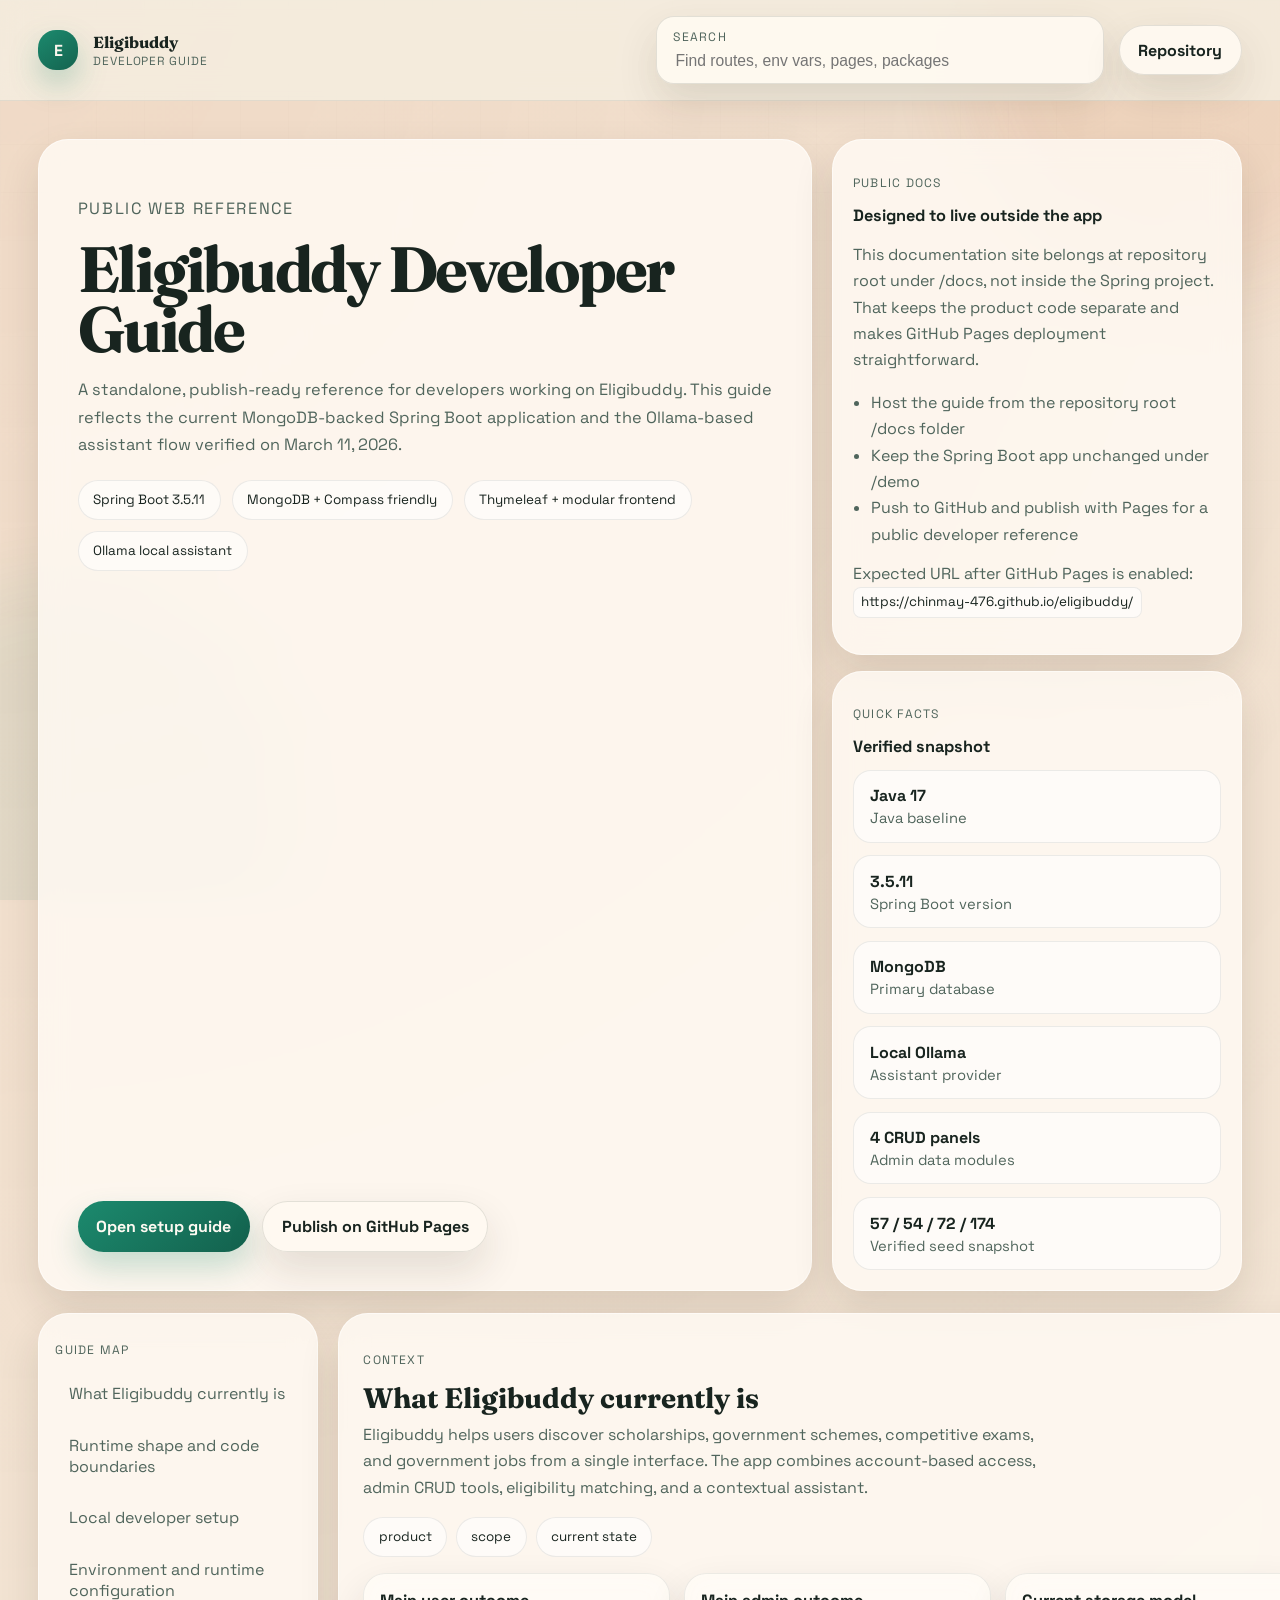
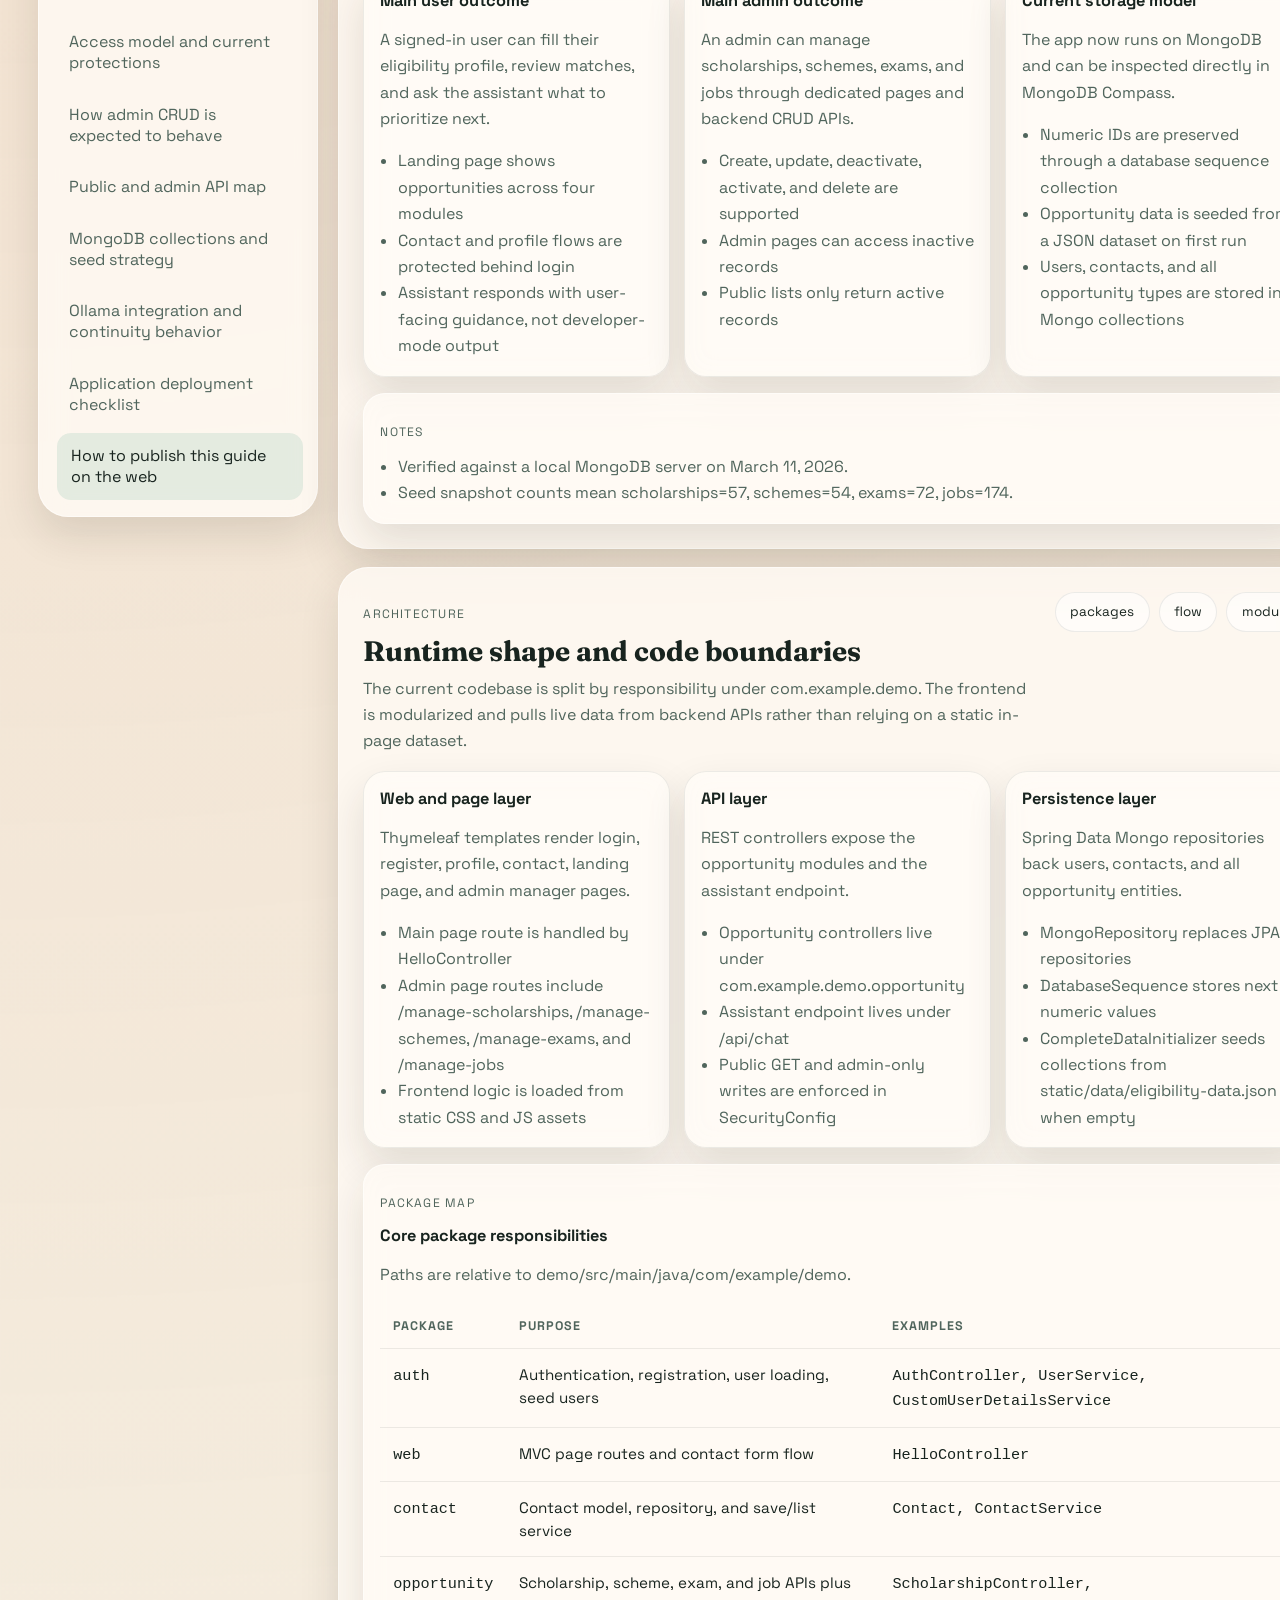
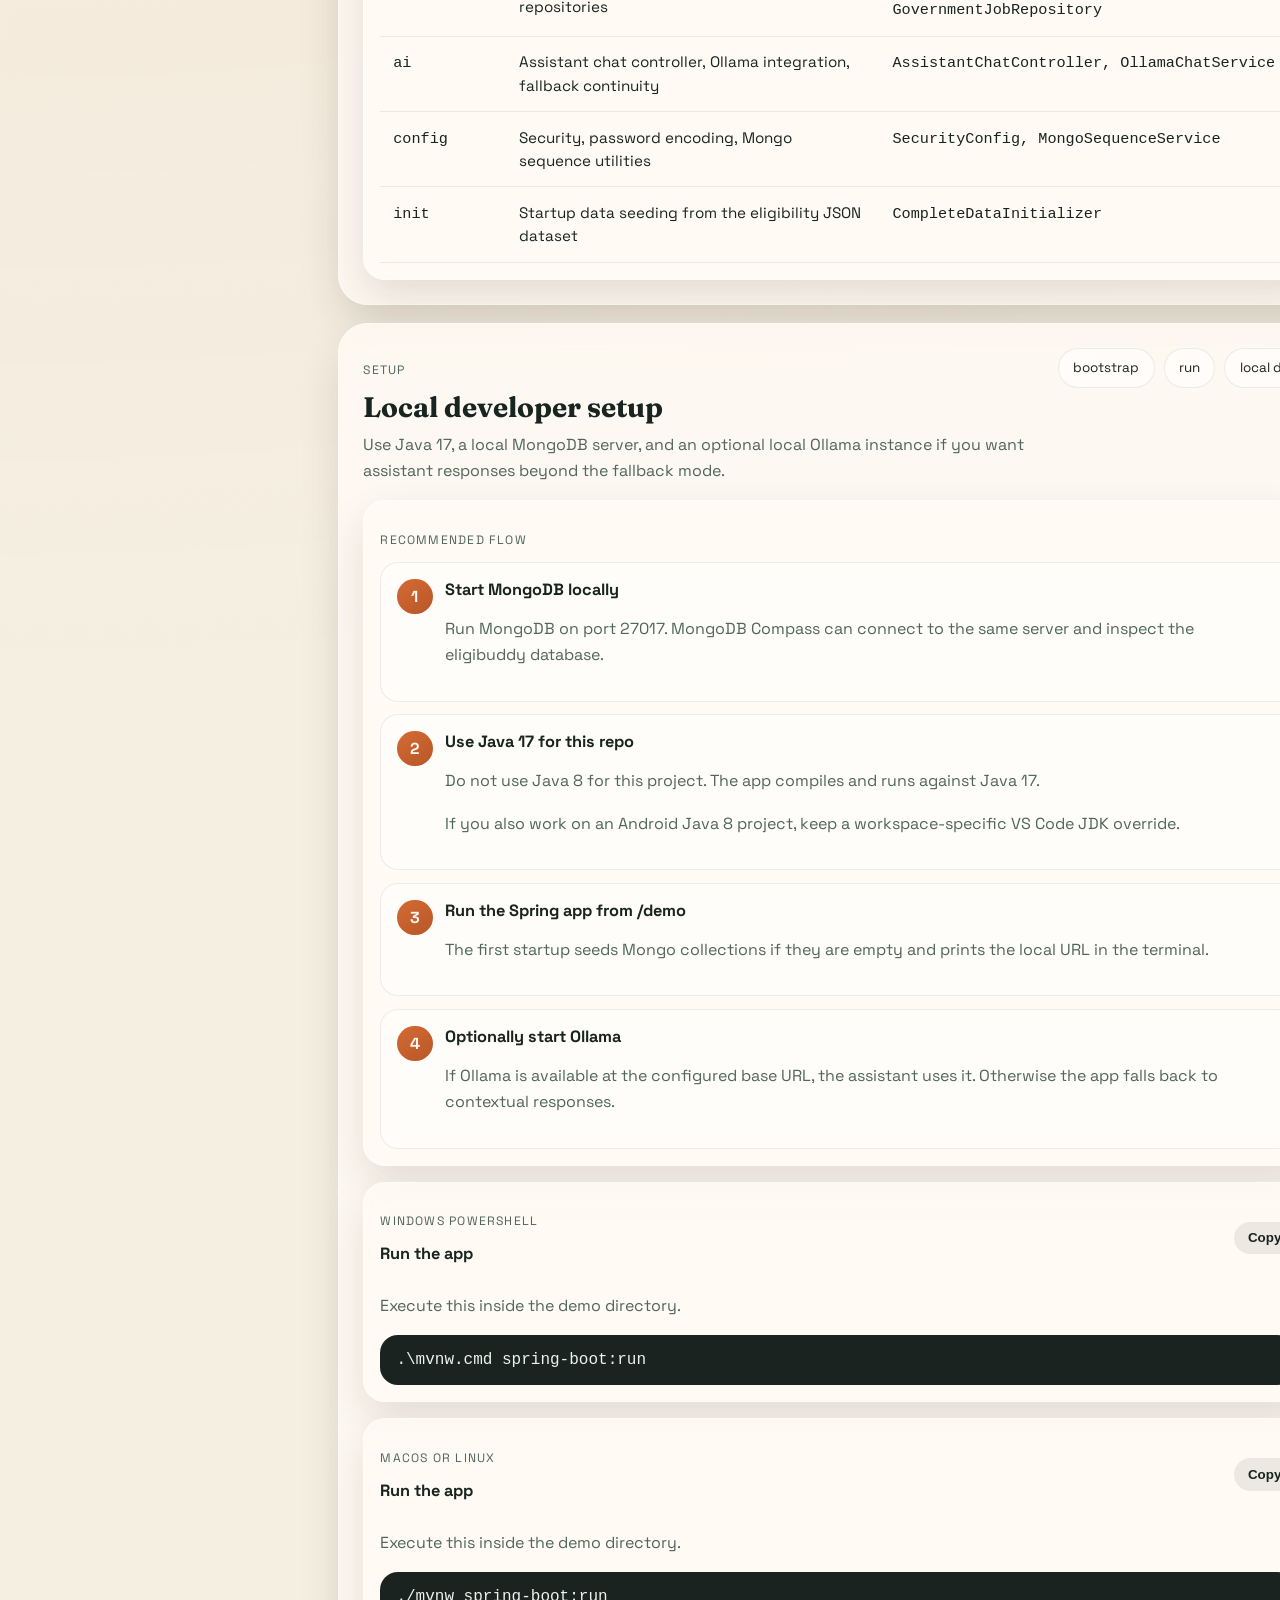
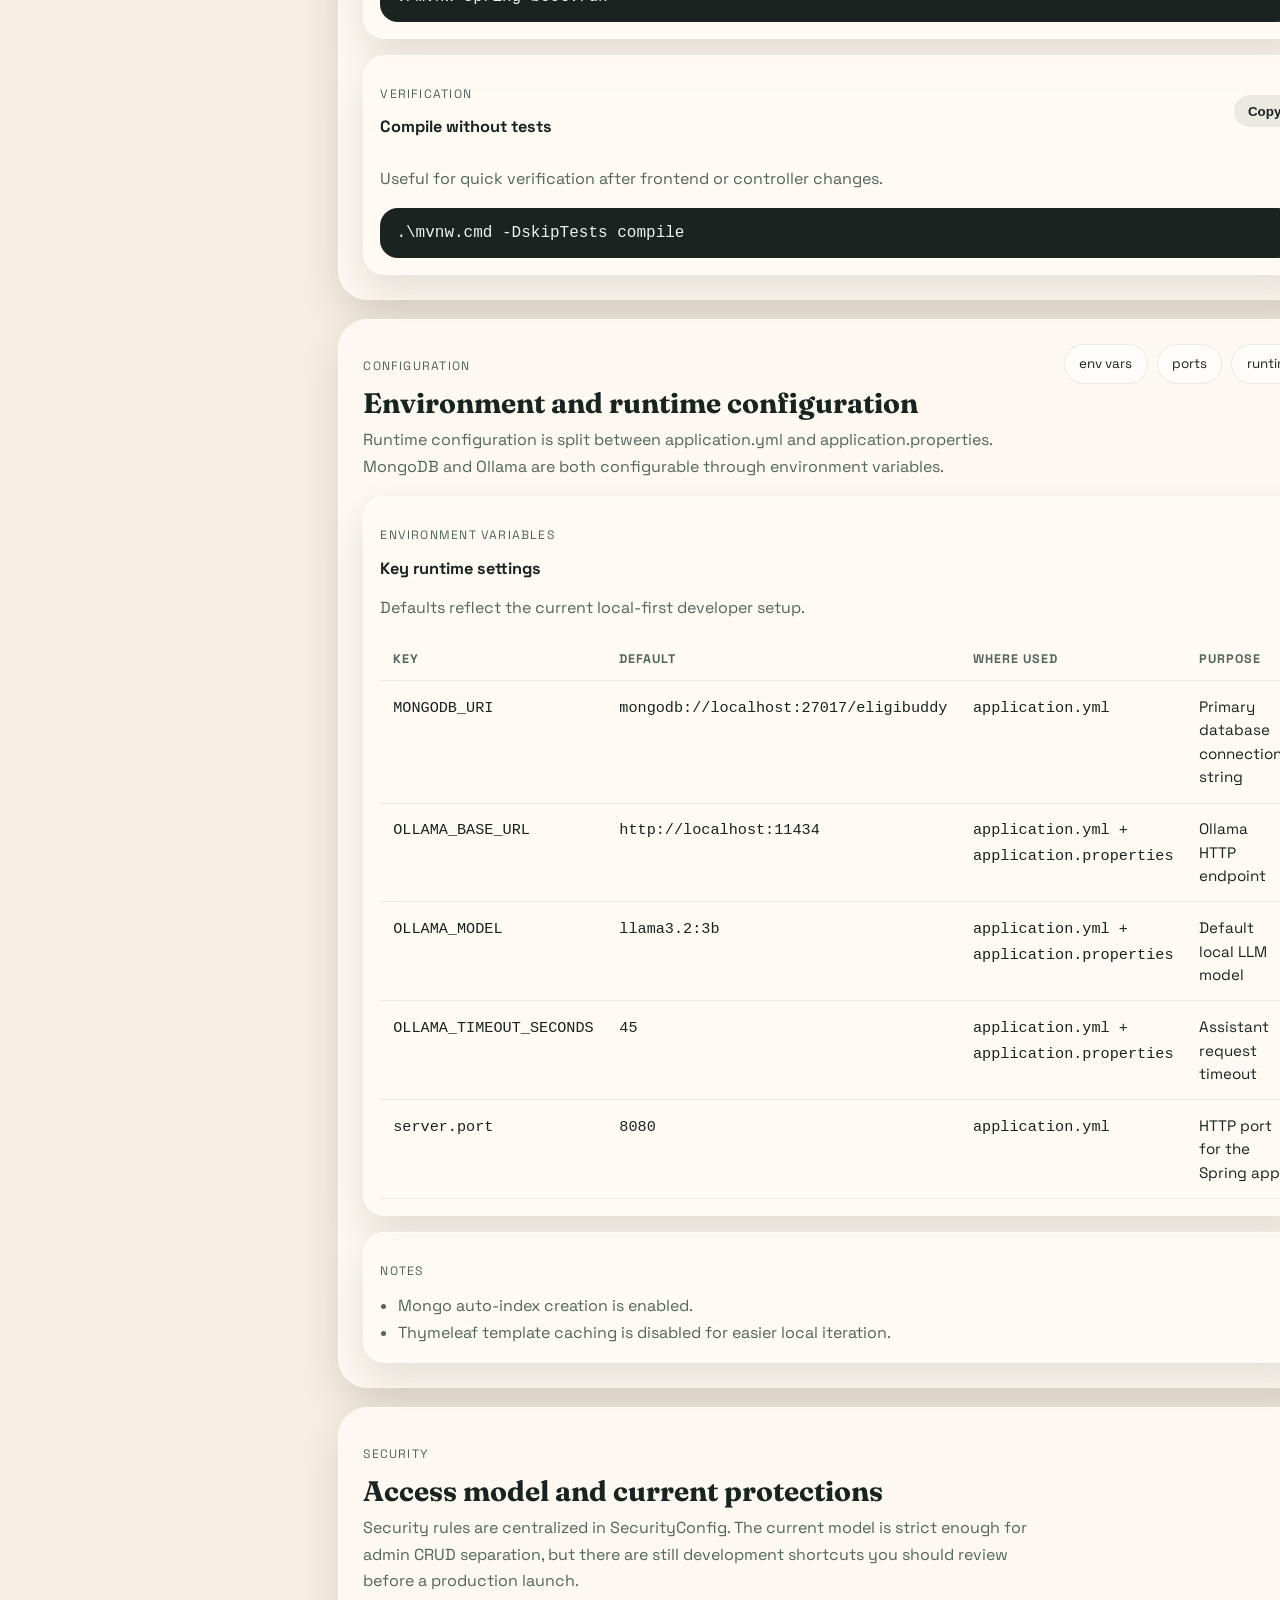
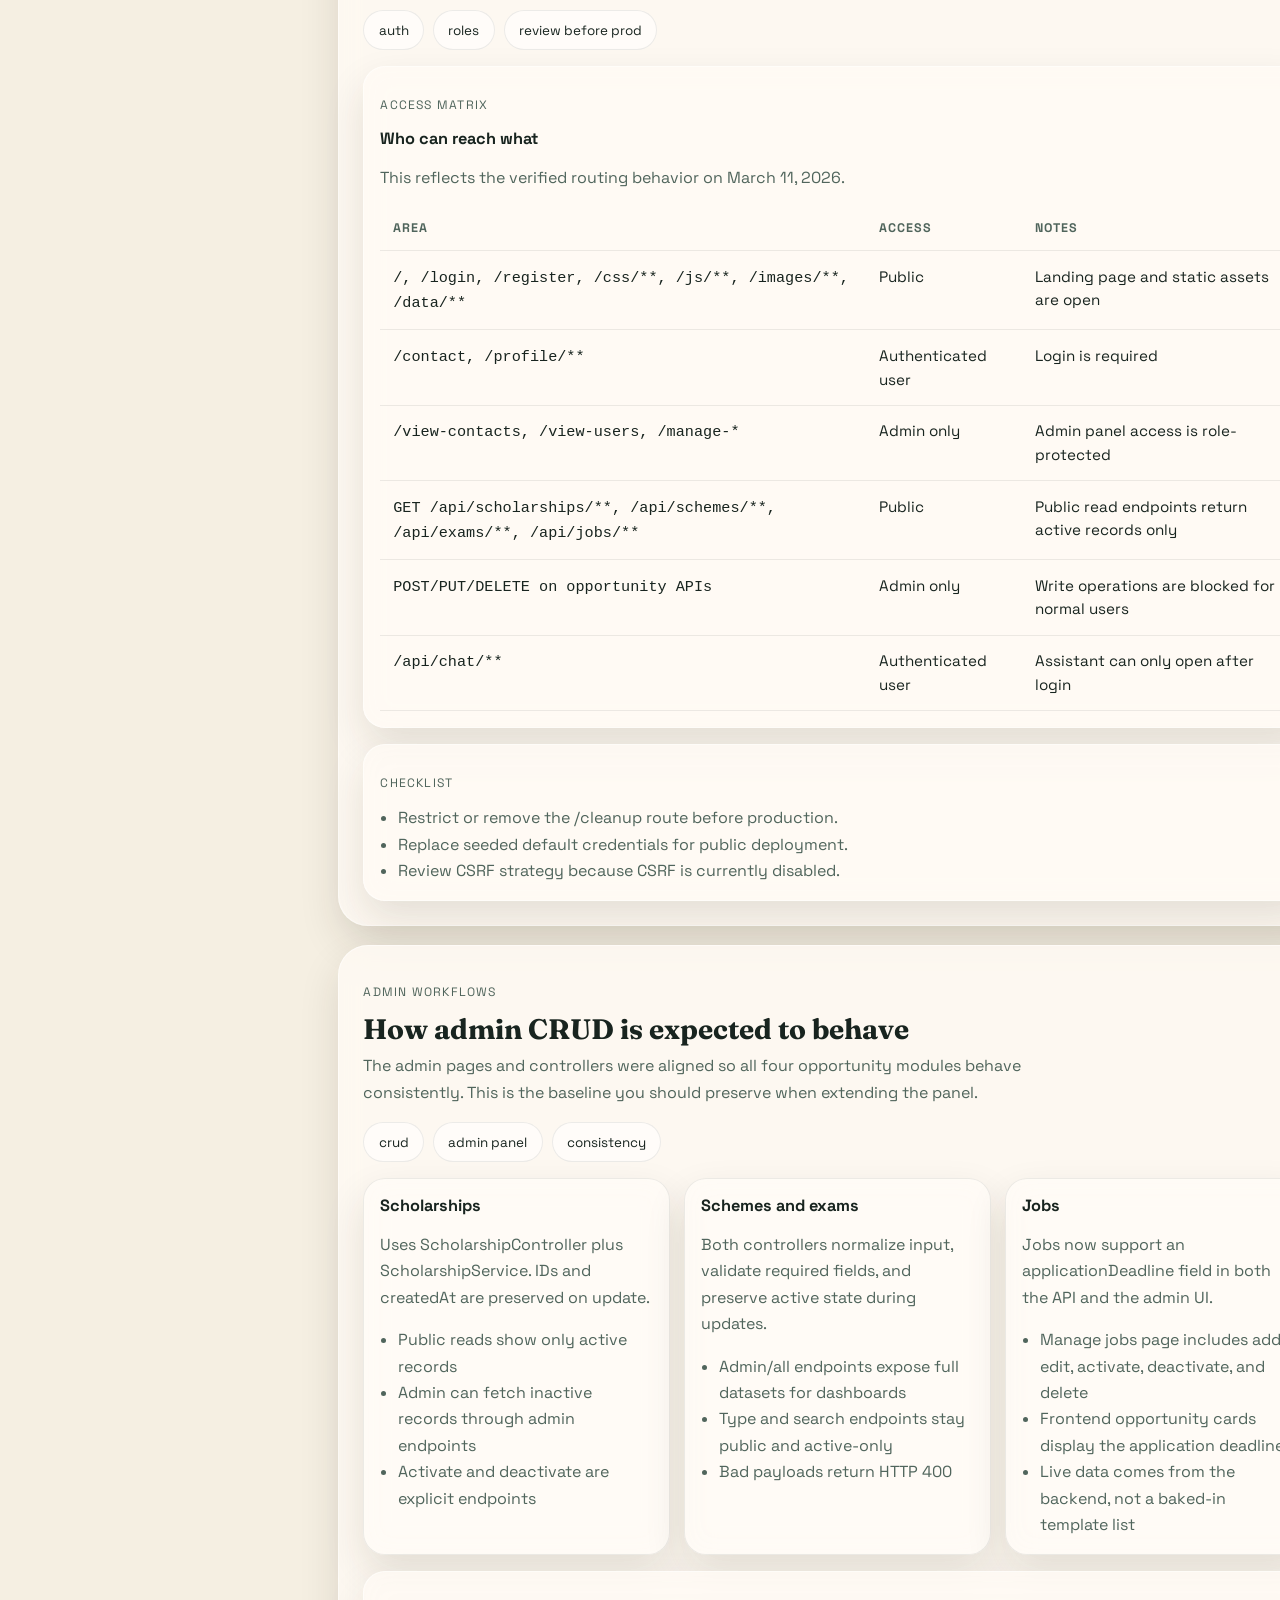
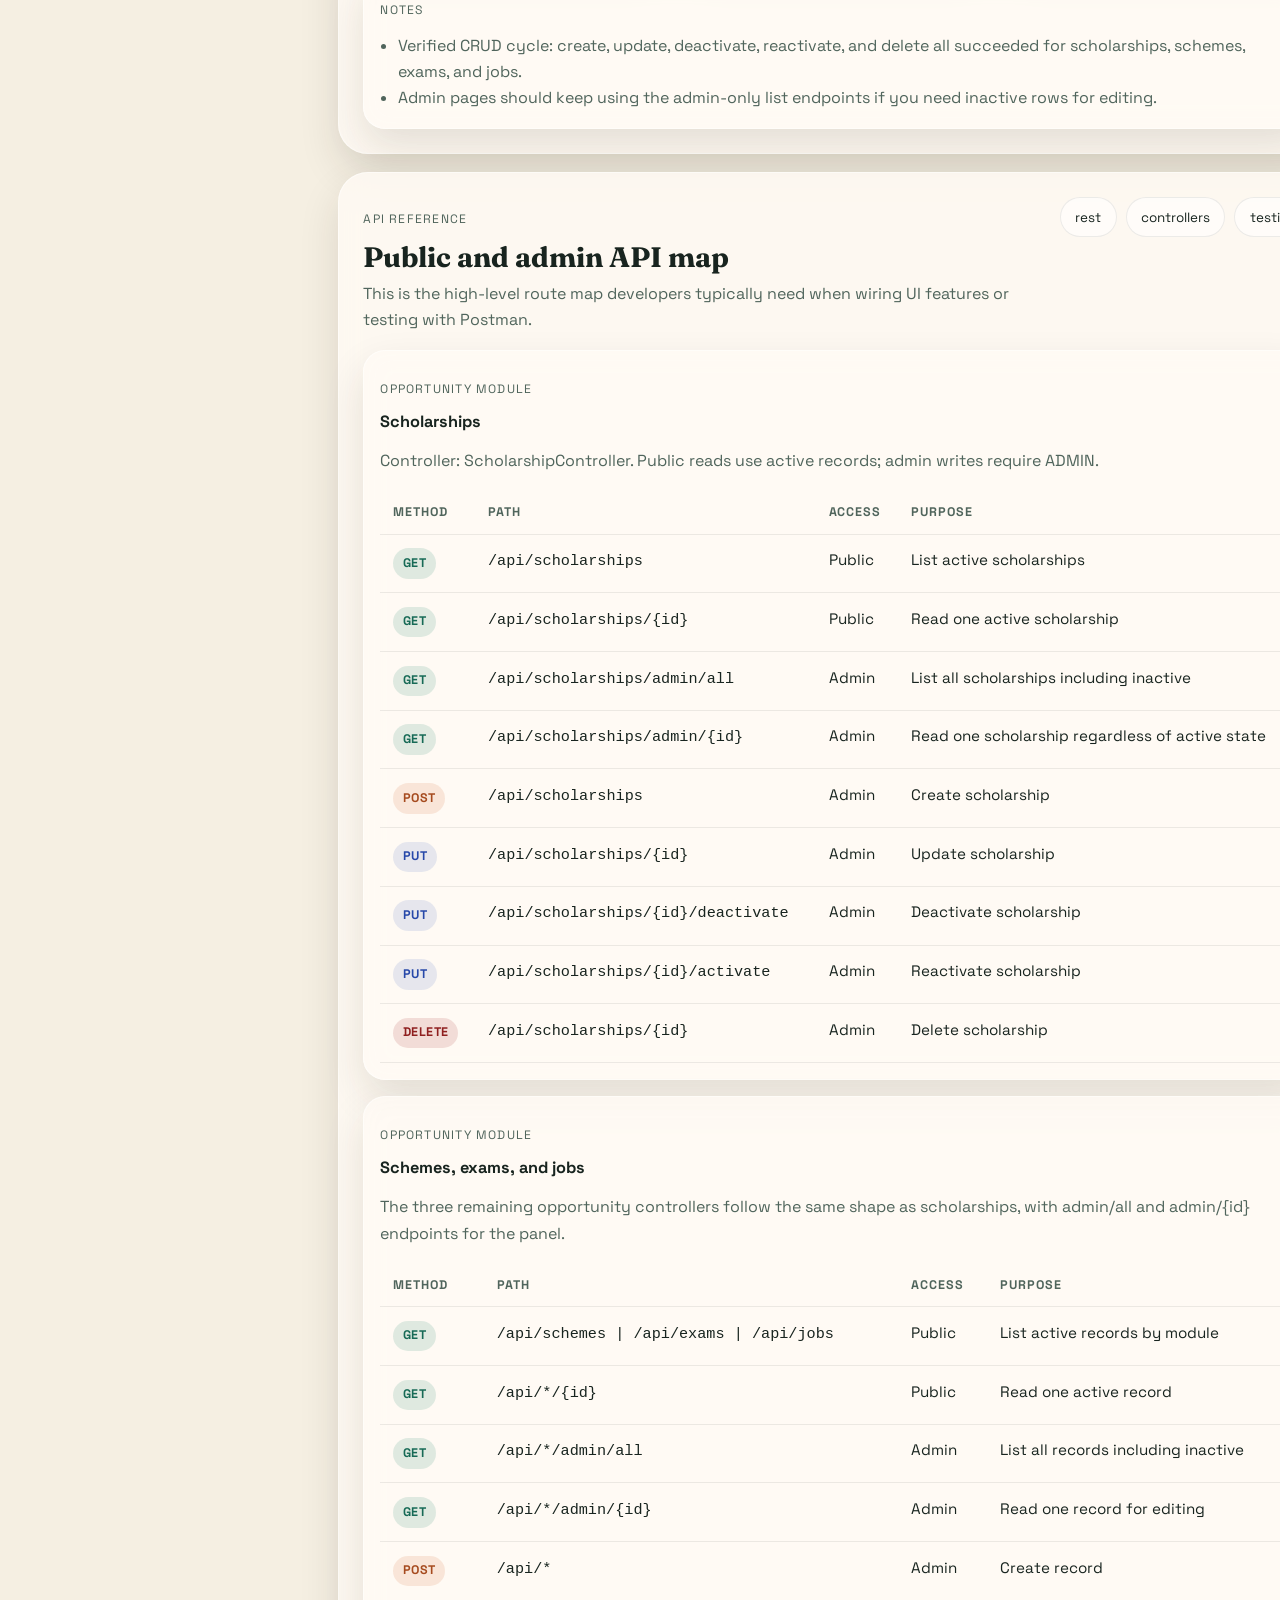
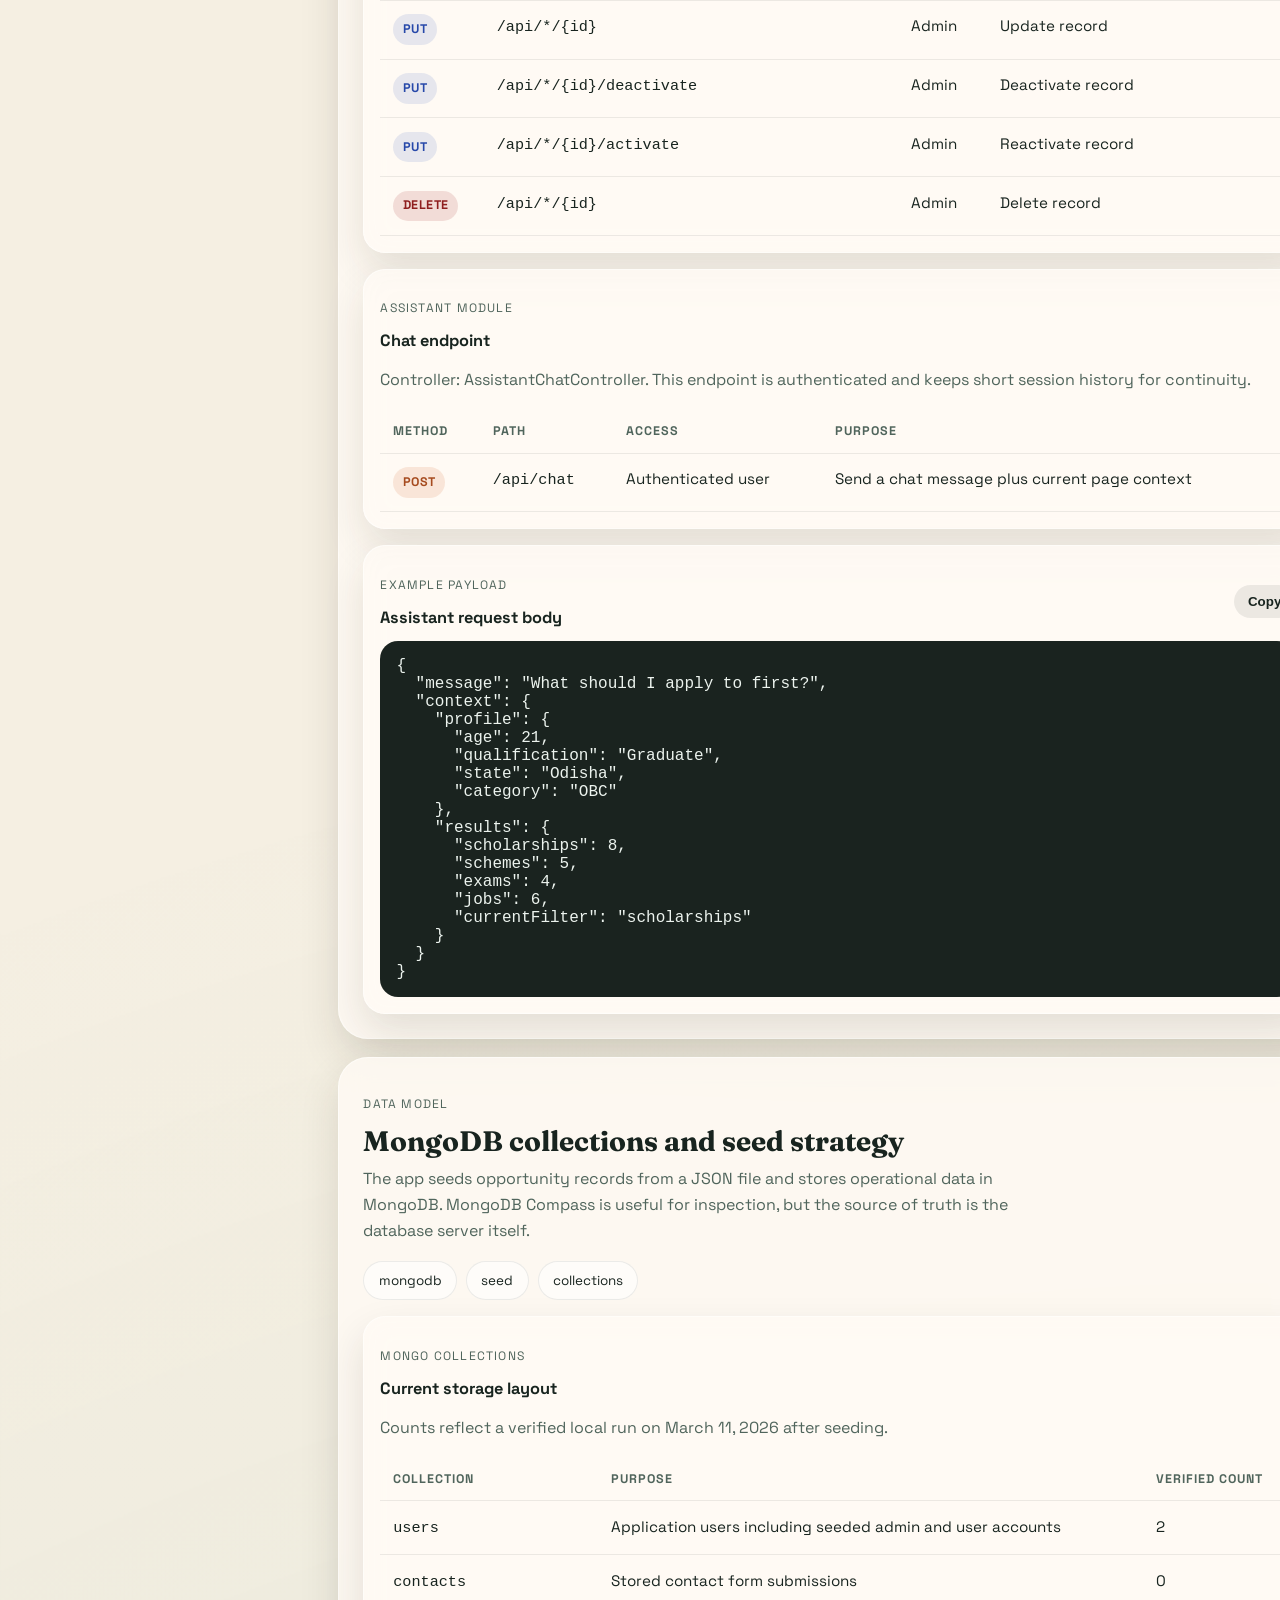
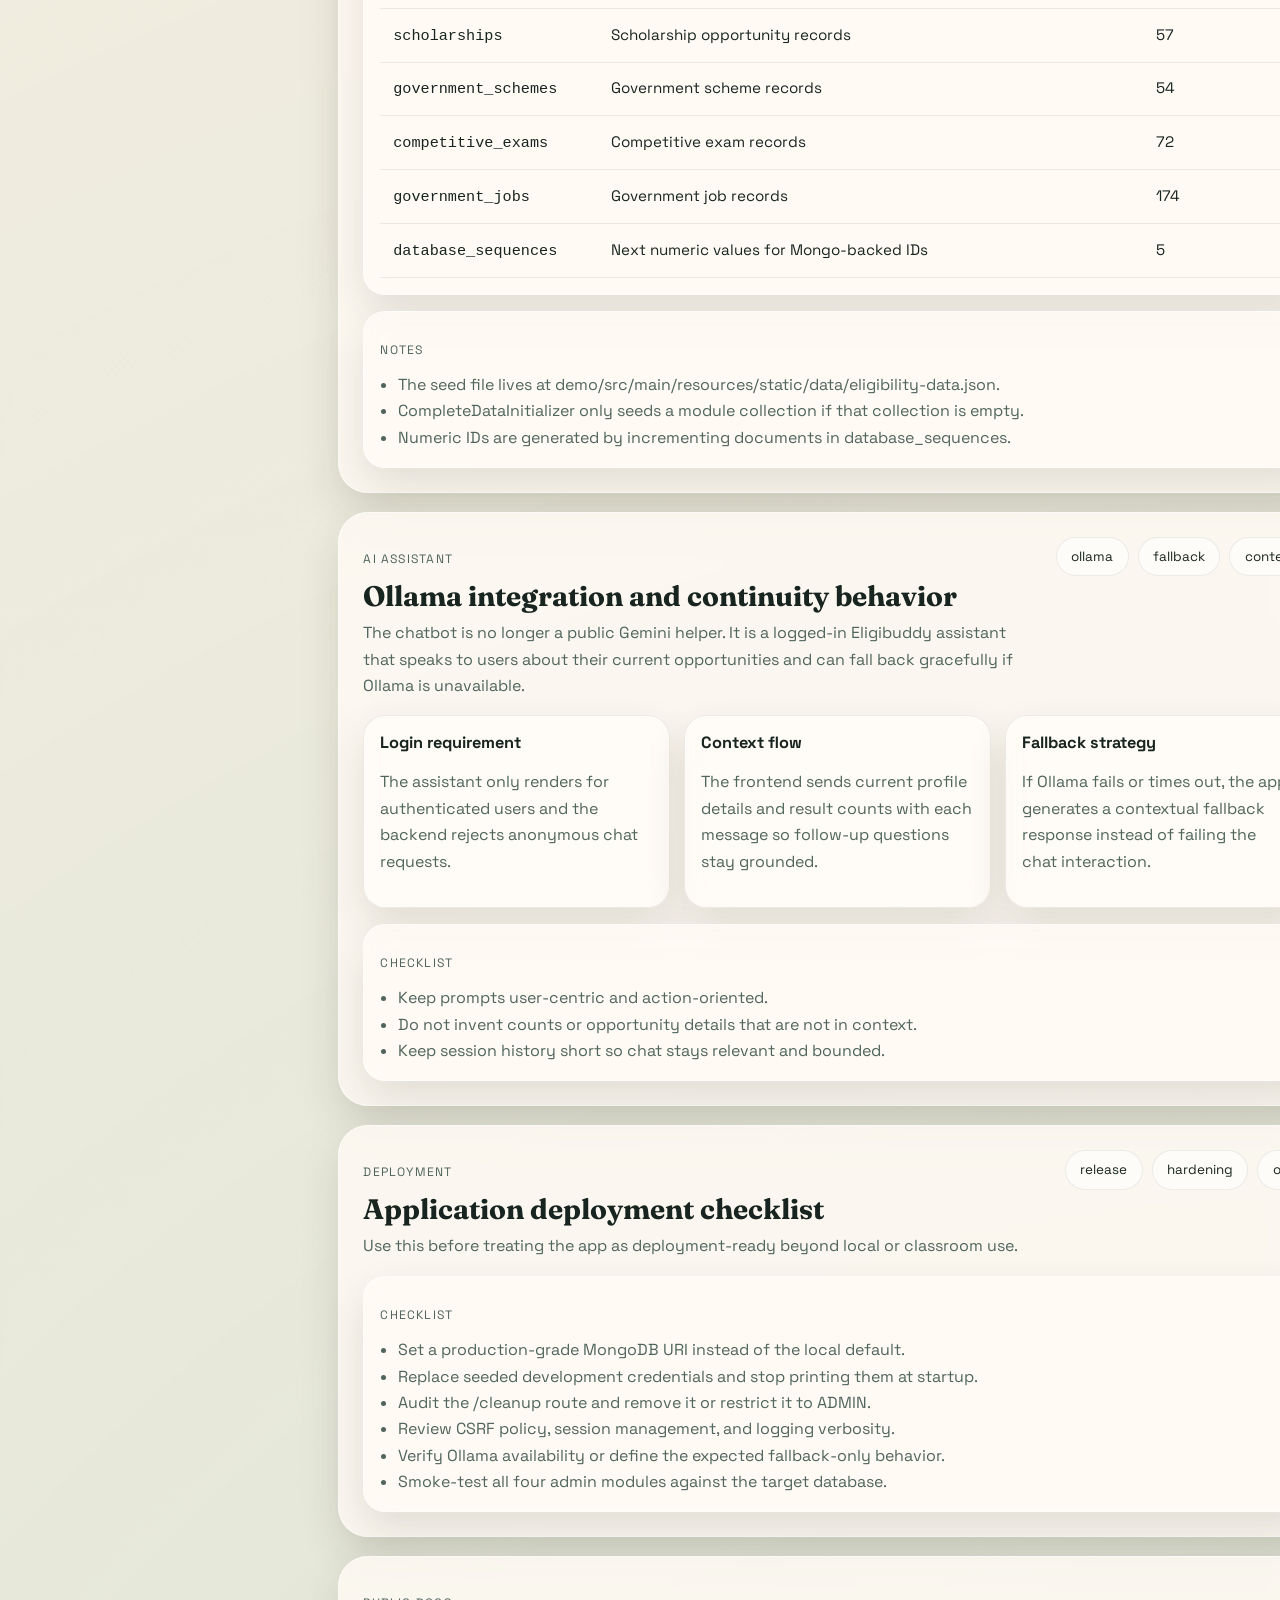
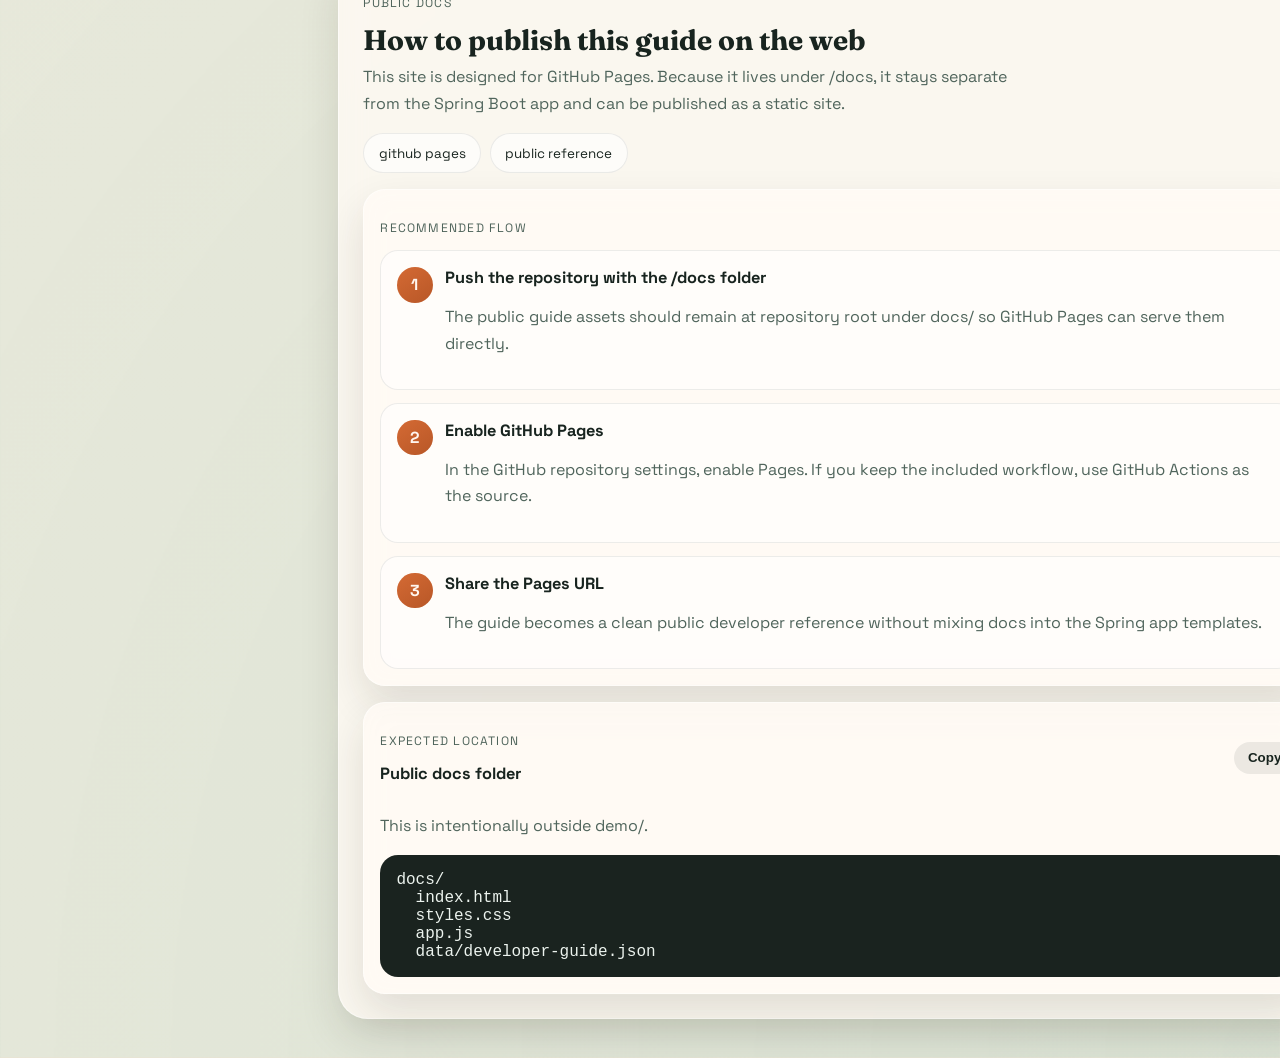
<file: docs/index.html>
<!DOCTYPE html>
<html lang="en">
<head>
    <meta charset="UTF-8">
    <meta name="viewport" content="width=device-width, initial-scale=1.0">
    <title>Eligibuddy Developer Guide</title>
    <meta name="description" content="Public web documentation for Eligibuddy developers.">
    <link rel="preconnect" href="https://fonts.googleapis.com">
    <link rel="preconnect" href="https://fonts.gstatic.com" crossorigin>
    <link href="https://fonts.googleapis.com/css2?family=Fraunces:opsz,wght@9..144,600;9..144,700&family=Space+Grotesk:wght@400;500;700&display=swap" rel="stylesheet">
    <link rel="stylesheet" href="./styles.css">
</head>
<body>
    <div class="page-backdrop" aria-hidden="true">
        <div class="orb orb-one"></div>
        <div class="orb orb-two"></div>
        <div class="grid-wash"></div>
    </div>

    <header class="topbar">
        <a class="brand" href="#hero">
            <span class="brand-mark">E</span>
            <span>
                <strong>Eligibuddy</strong>
                <small>Developer Guide</small>
            </span>
        </a>
        <div class="topbar-actions">
            <label class="search-shell" for="doc-search">
                <span>Search</span>
                <input id="doc-search" type="search" placeholder="Find routes, env vars, pages, packages">
            </label>
            <a id="repo-link" class="ghost-button" href="#" target="_blank" rel="noreferrer">Repository</a>
        </div>
    </header>

    <main class="page-shell">
        <section id="hero" class="hero-panel">
            <div class="hero-copy" id="hero-copy"></div>
            <aside class="hero-rail">
                <div class="publish-card" id="publish-card"></div>
                <div class="quick-facts" id="quick-facts"></div>
            </aside>
        </section>

        <section class="content-layout">
            <aside class="sidebar">
                <div class="sidebar-card">
                    <p class="sidebar-label">Guide map</p>
                    <nav id="section-nav" class="section-nav" aria-label="Developer guide sections"></nav>
                </div>
            </aside>
            <div id="doc-sections" class="doc-sections"></div>
        </section>
    </main>

    <script src="./app.js" defer></script>
</body>
</html>
</file>
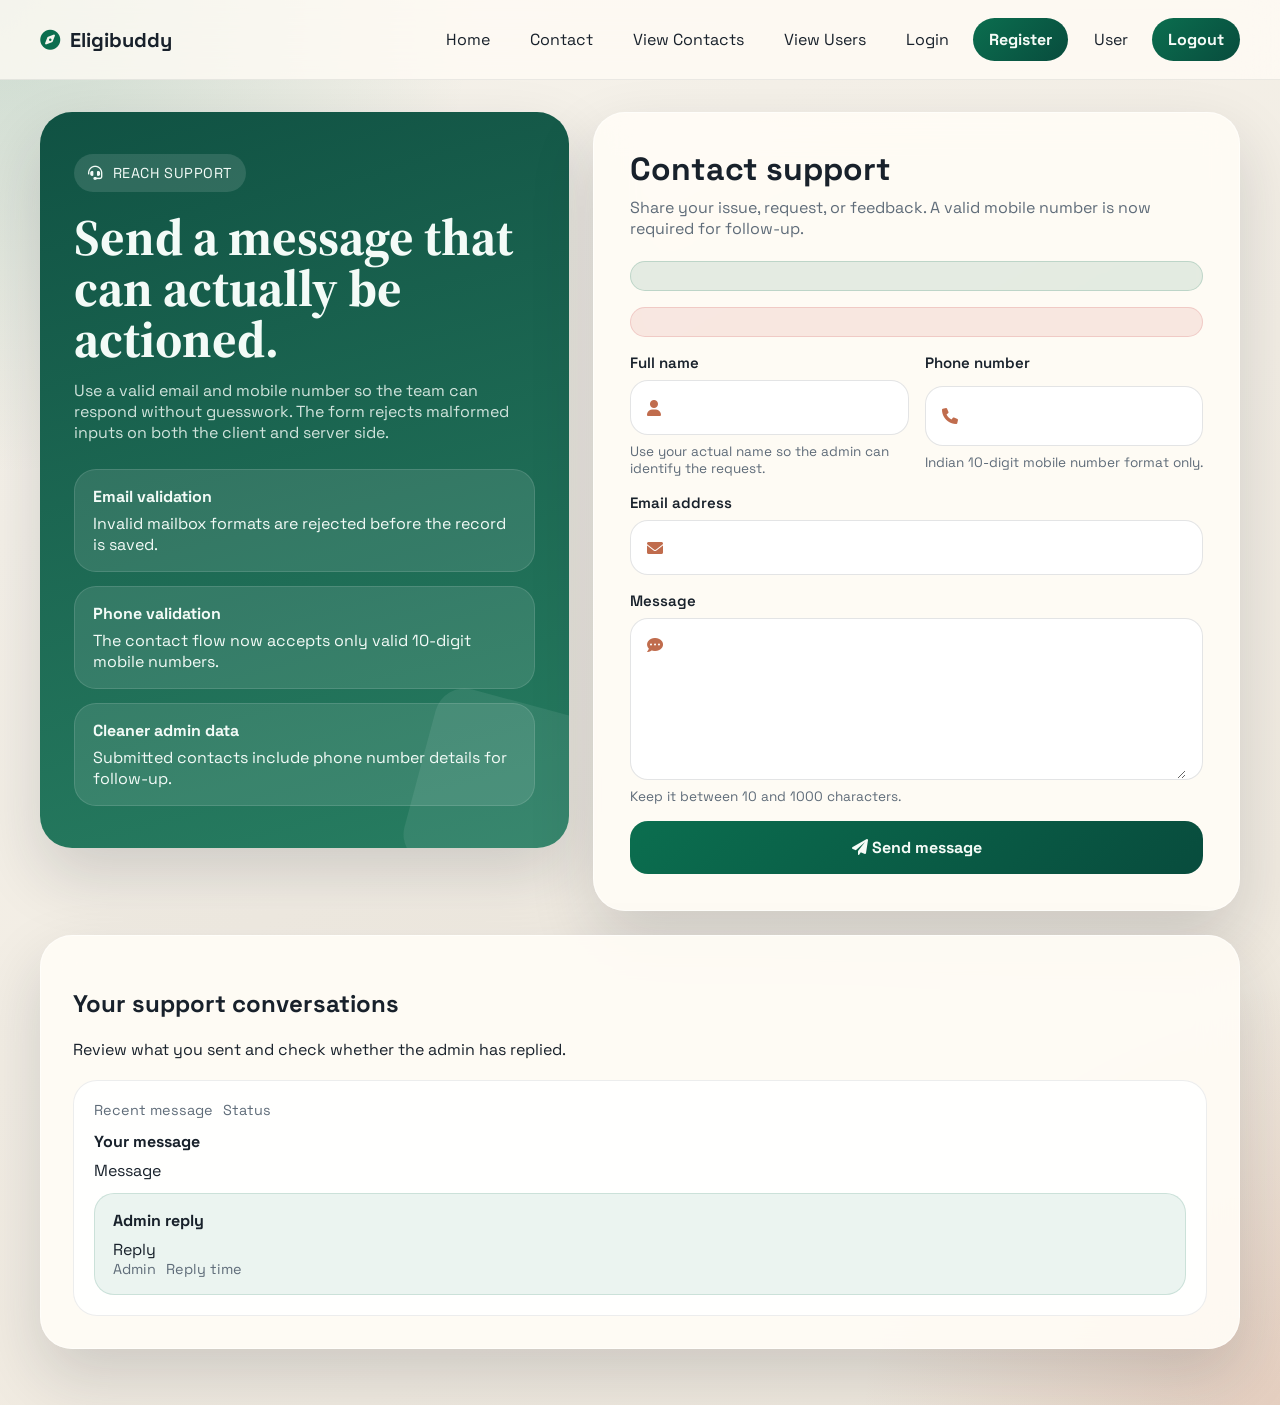
<file: demo/src/main/resources/templates/contact.html>
<!DOCTYPE html>
<html lang="en" xmlns:th="http://www.thymeleaf.org">
<head>
    <meta charset="UTF-8">
    <meta name="viewport" content="width=device-width, initial-scale=1.0">
    <title>Contact | Eligibuddy</title>
    <link rel="preconnect" href="https://fonts.googleapis.com">
    <link rel="preconnect" href="https://fonts.gstatic.com" crossorigin>
    <link href="https://fonts.googleapis.com/css2?family=Space+Grotesk:wght@400;500;700&family=Source+Serif+4:wght@600&display=swap" rel="stylesheet">
    <link href="https://cdnjs.cloudflare.com/ajax/libs/font-awesome/6.0.0/css/all.min.css" rel="stylesheet">
    <style>
        :root {
            --canvas: #f2efe8;
            --ink: #18212b;
            --muted: #5f6c79;
            --line: rgba(24, 33, 43, 0.12);
            --accent: #0b6e4f;
            --accent-deep: #084c3d;
            --warm: #c06c4d;
            --paper: rgba(255, 252, 246, 0.92);
            --shadow: 0 28px 64px rgba(24, 33, 43, 0.16);
        }

        * {
            box-sizing: border-box;
        }

        body {
            margin: 0;
            min-height: 100vh;
            font-family: "Space Grotesk", "Segoe UI", sans-serif;
            color: var(--ink);
            background:
                radial-gradient(circle at top left, rgba(11, 110, 79, 0.18), transparent 25%),
                radial-gradient(circle at bottom right, rgba(192, 108, 77, 0.2), transparent 22%),
                linear-gradient(150deg, #f6f3ec 0%, #eee7dc 100%);
        }

        .navbar {
            position: sticky;
            top: 0;
            z-index: 10;
            backdrop-filter: blur(18px);
            background: rgba(255, 251, 245, 0.78);
            border-bottom: 1px solid rgba(24, 33, 43, 0.08);
        }

        .nav-content {
            width: min(1200px, calc(100% - 32px));
            margin: 0 auto;
            display: flex;
            justify-content: space-between;
            align-items: center;
            gap: 20px;
            padding: 18px 0;
        }

        .logo {
            display: flex;
            align-items: center;
            gap: 10px;
            font-weight: 700;
            font-size: 1.25rem;
            color: var(--ink);
        }

        .logo i {
            color: var(--accent);
        }

        .nav-links {
            display: flex;
            align-items: center;
            gap: 12px;
            flex-wrap: wrap;
            justify-content: flex-end;
        }

        .nav-link,
        .btn-link {
            text-decoration: none;
            color: var(--ink);
            padding: 10px 14px;
            border-radius: 999px;
            transition: background-color 0.2s ease, transform 0.2s ease;
        }

        .nav-link:hover,
        .btn-link:hover {
            background: rgba(11, 110, 79, 0.08);
            transform: translateY(-1px);
        }

        .btn-primary {
            border: 0;
            padding: 11px 16px;
            border-radius: 999px;
            font: inherit;
            font-weight: 700;
            color: #f5fbf7;
            background: linear-gradient(135deg, var(--accent), var(--accent-deep));
            text-decoration: none;
            cursor: pointer;
        }

        .page {
            width: min(1200px, calc(100% - 32px));
            margin: 32px auto 56px;
            display: grid;
            grid-template-columns: 0.9fr 1.1fr;
            gap: 24px;
            align-items: start;
        }

        .story,
        .form-panel {
            border-radius: 32px;
            box-shadow: var(--shadow);
            overflow: hidden;
        }

        .story {
            padding: 42px 34px;
            background:
                linear-gradient(165deg, rgba(8, 76, 61, 0.96), rgba(11, 110, 79, 0.88));
            color: #f3fbf7;
            position: relative;
        }

        .story::after {
            content: "";
            position: absolute;
            width: 180px;
            height: 180px;
            border-radius: 30px;
            background: rgba(255, 255, 255, 0.08);
            transform: rotate(15deg);
            right: -28px;
            bottom: -34px;
        }

        .story .tag {
            display: inline-flex;
            align-items: center;
            gap: 10px;
            padding: 10px 14px;
            border-radius: 999px;
            background: rgba(255, 255, 255, 0.12);
            font-size: 0.9rem;
            text-transform: uppercase;
            letter-spacing: 0.04em;
        }

        .story h1 {
            margin: 20px 0 14px;
            font-family: "Source Serif 4", Georgia, serif;
            font-size: clamp(2.3rem, 4vw, 3.8rem);
            line-height: 1;
        }

        .story p {
            margin: 0 0 26px;
            color: rgba(243, 251, 247, 0.84);
        }

        .story-list {
            display: grid;
            gap: 14px;
            position: relative;
            z-index: 1;
        }

        .story-item {
            padding: 16px 18px;
            border-radius: 22px;
            background: rgba(255, 255, 255, 0.1);
            border: 1px solid rgba(255, 255, 255, 0.12);
        }

        .story-item strong {
            display: block;
            margin-bottom: 6px;
        }

        .form-panel {
            background: var(--paper);
            padding: 36px;
            border: 1px solid rgba(255, 255, 255, 0.52);
            backdrop-filter: blur(18px);
        }

        .form-panel h2 {
            margin: 0 0 8px;
            font-size: 2rem;
        }

        .form-panel p {
            margin: 0 0 22px;
            color: var(--muted);
        }

        .notice {
            margin-bottom: 16px;
            padding: 14px 16px;
            border-radius: 18px;
            border: 1px solid transparent;
            font-size: 0.95rem;
        }

        .notice-success {
            background: rgba(11, 110, 79, 0.11);
            color: #0a5641;
            border-color: rgba(11, 110, 79, 0.18);
        }

        .notice-error {
            background: rgba(185, 28, 28, 0.09);
            color: #8c1d1d;
            border-color: rgba(185, 28, 28, 0.14);
        }

        form {
            display: grid;
            gap: 16px;
        }

        .grid {
            display: grid;
            grid-template-columns: repeat(2, minmax(0, 1fr));
            gap: 16px;
        }

        .field {
            display: grid;
            gap: 8px;
        }

        .field.full {
            grid-column: 1 / -1;
        }

        .field label {
            font-size: 0.94rem;
            font-weight: 600;
        }

        .input-wrap {
            display: flex;
            align-items: center;
            gap: 12px;
            padding: 0 16px;
            border: 1px solid var(--line);
            border-radius: 18px;
            background: rgba(255, 255, 255, 0.94);
            transition: border-color 0.2s ease, box-shadow 0.2s ease, transform 0.2s ease;
        }

        .input-wrap:focus-within {
            border-color: rgba(11, 110, 79, 0.46);
            box-shadow: 0 0 0 4px rgba(11, 110, 79, 0.1);
            transform: translateY(-1px);
        }

        .input-wrap i {
            color: var(--warm);
        }

        input,
        textarea {
            width: 100%;
            border: 0;
            outline: none;
            background: transparent;
            font: inherit;
            color: var(--ink);
        }

        input {
            padding: 16px 0;
        }

        textarea {
            min-height: 160px;
            resize: vertical;
            padding: 16px 0;
        }

        .helper {
            font-size: 0.85rem;
            color: var(--muted);
        }

        .submit {
            border: 0;
            border-radius: 18px;
            padding: 16px 18px;
            font: inherit;
            font-weight: 700;
            color: #f5fbf7;
            background: linear-gradient(135deg, var(--accent), var(--accent-deep));
            cursor: pointer;
            transition: transform 0.2s ease, box-shadow 0.2s ease;
        }

        .submit:hover {
            transform: translateY(-2px);
            box-shadow: 0 18px 36px rgba(11, 110, 79, 0.22);
        }

        .history-panel {
            grid-column: 1 / -1;
            border-radius: 32px;
            box-shadow: var(--shadow);
            background: var(--paper);
            border: 1px solid rgba(255, 255, 255, 0.52);
            backdrop-filter: blur(18px);
            padding: 32px;
        }

        .history-list {
            display: grid;
            gap: 16px;
            margin-top: 20px;
        }

        .history-card {
            border-radius: 24px;
            padding: 20px;
            background: rgba(255, 255, 255, 0.92);
            border: 1px solid rgba(24, 33, 43, 0.08);
            display: grid;
            gap: 12px;
        }

        .history-meta {
            display: flex;
            gap: 10px;
            flex-wrap: wrap;
            color: var(--muted);
            font-size: 0.9rem;
        }

        .reply-box {
            border-radius: 20px;
            padding: 16px 18px;
            background: rgba(11, 110, 79, 0.08);
            border: 1px solid rgba(11, 110, 79, 0.14);
        }

        @media (max-width: 980px) {
            .page {
                grid-template-columns: 1fr;
            }
        }

        @media (max-width: 640px) {
            .nav-content {
                width: calc(100% - 24px);
            }

            .page {
                width: calc(100% - 24px);
                margin-top: 18px;
            }

            .form-panel {
                padding: 26px 20px;
            }

            .story {
                padding: 32px 22px;
            }

            .grid {
                grid-template-columns: 1fr;
            }
        }
    </style>
</head>
<body>
    <nav class="navbar">
        <div class="nav-content">
            <div class="logo">
                <i class="fas fa-compass"></i>
                <span>Eligibuddy</span>
            </div>
            <div class="nav-links">
                <a href="/" class="nav-link">Home</a>
                <a th:if="${!isAdmin}" href="/contact" class="nav-link">Contact</a>
                <a th:if="${isAdmin}" href="/view-contacts" class="nav-link">View Contacts</a>
                <a th:if="${isAdmin}" href="/view-users" class="nav-link">View Users</a>

                <div th:if="${username == null}" style="display:flex; gap:10px; align-items:center;">
                    <a href="/login" class="btn-link">Login</a>
                    <a href="/register" class="btn-primary">Register</a>
                </div>

                <div th:if="${username != null}" style="display:flex; gap:10px; align-items:center; flex-wrap:wrap;">
                    <a href="/profile" class="nav-link" th:text="${username}">User</a>
                    <form th:action="@{/logout}" method="post" style="margin:0;">
                        <button type="submit" class="btn-primary">Logout</button>
                    </form>
                </div>
            </div>
        </div>
    </nav>

    <main class="page">
        <section class="story">
            <div class="tag">
                <i class="fas fa-headset"></i>
                Reach support
            </div>
            <h1>Send a message that can actually be actioned.</h1>
            <p>Use a valid email and mobile number so the team can respond without guesswork. The form rejects malformed inputs on both the client and server side.</p>
            <div class="story-list">
                <div class="story-item">
                    <strong>Email validation</strong>
                    Invalid mailbox formats are rejected before the record is saved.
                </div>
                <div class="story-item">
                    <strong>Phone validation</strong>
                    The contact flow now accepts only valid 10-digit mobile numbers.
                </div>
                <div class="story-item">
                    <strong>Cleaner admin data</strong>
                    Submitted contacts include phone number details for follow-up.
                </div>
            </div>
        </section>

        <section class="form-panel">
            <h2>Contact support</h2>
            <p>Share your issue, request, or feedback. A valid mobile number is now required for follow-up.</p>

            <div th:if="${message}" class="notice notice-success" th:text="${message}"></div>
            <div th:if="${error}" class="notice notice-error" th:text="${error}"></div>

            <form th:action="@{/contact}" th:object="${contact}" method="post">
                <div class="grid">
                    <div class="field">
                        <label for="name">Full name</label>
                        <div class="input-wrap">
                            <i class="fas fa-user"></i>
                            <input type="text" id="name" th:field="*{name}" pattern="[A-Za-z][A-Za-z\s.'-]{1,49}" title="Use letters, spaces, apostrophes, periods, or hyphens." required>
                        </div>
                        <span class="helper">Use your actual name so the admin can identify the request.</span>
                    </div>

                    <div class="field">
                        <label for="phoneNumber">Phone number</label>
                        <div class="input-wrap">
                            <i class="fas fa-phone"></i>
                            <input type="tel" id="phoneNumber" th:field="*{phoneNumber}" pattern="[6-9][0-9]{9}" inputmode="numeric" maxlength="10" title="Enter a valid 10-digit mobile number." required>
                        </div>
                        <span class="helper">Indian 10-digit mobile number format only.</span>
                    </div>

                    <div class="field full">
                        <label for="email">Email address</label>
                        <div class="input-wrap">
                            <i class="fas fa-envelope"></i>
                            <input type="email" id="email" th:field="*{email}" pattern="[A-Za-z0-9+_.-]+@[A-Za-z0-9.-]+\.[A-Za-z]{2,}" title="Enter a valid email address." required>
                        </div>
                    </div>

                    <div class="field full">
                        <label for="message">Message</label>
                        <div class="input-wrap">
                            <i class="fas fa-comment-dots" style="align-self:flex-start; padding-top:18px;"></i>
                            <textarea id="message" th:field="*{message}" minlength="10" maxlength="1000" required></textarea>
                        </div>
                        <span class="helper">Keep it between 10 and 1000 characters.</span>
                    </div>
                </div>

                <button type="submit" class="submit">
                    <i class="fas fa-paper-plane"></i>
                    Send message
                </button>
            </form>
        </section>

        <section class="history-panel" th:if="${contactHistory != null and !contactHistory.empty}">
            <h2>Your support conversations</h2>
            <p>Review what you sent and check whether the admin has replied.</p>

            <div class="history-list">
                <article class="history-card" th:each="savedContact : ${contactHistory}">
                    <div class="history-meta">
                        <span th:text="${savedContact.submittedAt != null ? #temporals.format(savedContact.submittedAt, 'dd MMM yyyy HH:mm') : 'Recent message'}">Recent message</span>
                        <span th:text="${savedContact.adminReply != null and !#strings.isEmpty(savedContact.adminReply) ? 'Replied' : 'Awaiting admin reply'}">Status</span>
                    </div>

                    <div>
                        <strong>Your message</strong>
                        <p style="margin:8px 0 0;" th:text="${savedContact.message}">Message</p>
                    </div>

                    <div class="reply-box" th:if="${savedContact.adminReply != null and !#strings.isEmpty(savedContact.adminReply)}">
                        <strong>Admin reply</strong>
                        <p style="margin:8px 0 0;" th:text="${savedContact.adminReply}">Reply</p>
                        <div class="history-meta" th:if="${savedContact.repliedAt != null}">
                            <span th:text="${savedContact.repliedBy != null ? 'By ' + savedContact.repliedBy : 'Admin'}">Admin</span>
                            <span th:text="${#temporals.format(savedContact.repliedAt, 'dd MMM yyyy HH:mm')}">Reply time</span>
                        </div>
                    </div>
                </article>
            </div>
        </section>
    </main>
</body>
</html>
</file>
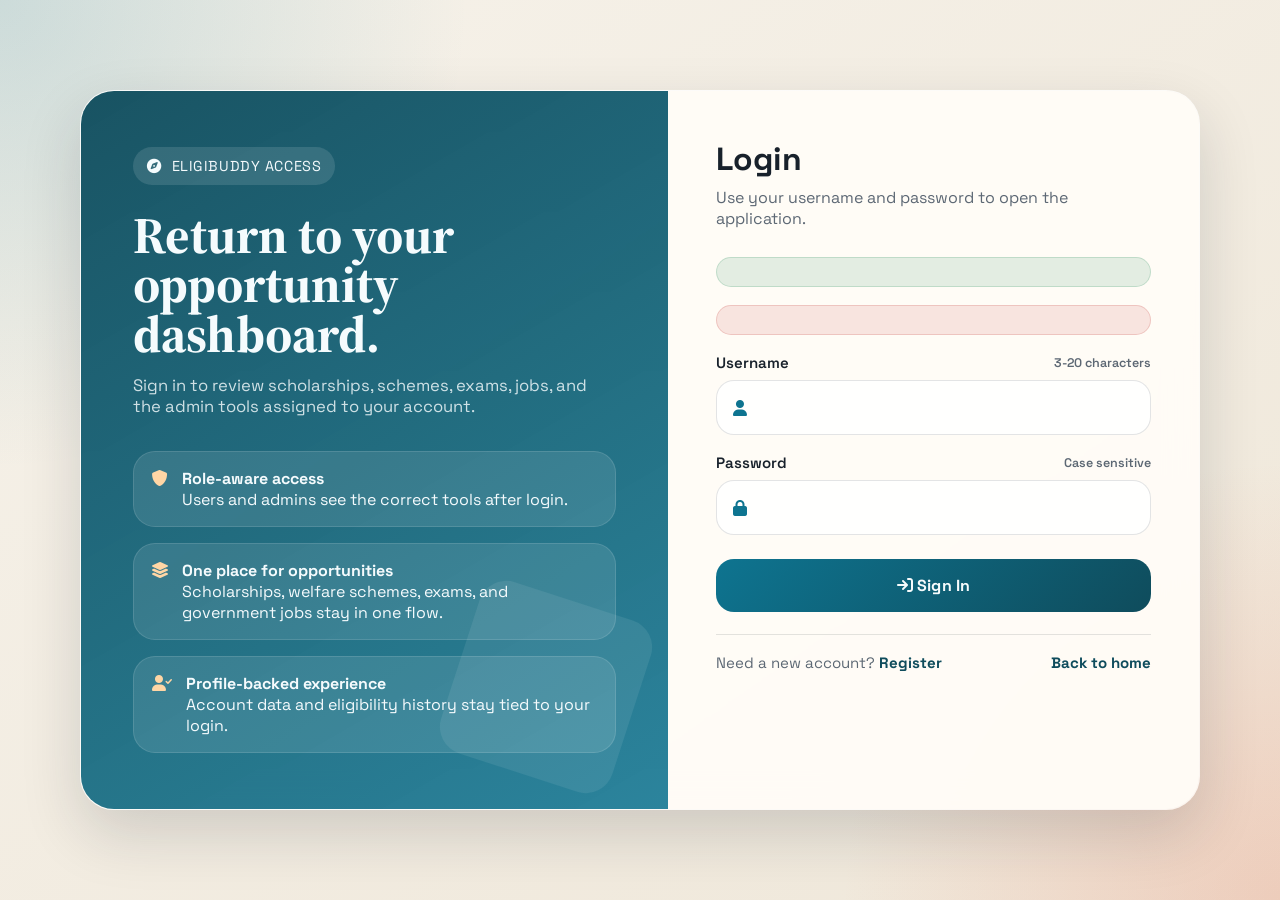
<file: demo/src/main/resources/templates/login.html>
<!DOCTYPE html>
<html lang="en" xmlns:th="http://www.thymeleaf.org">
<head>
    <meta charset="UTF-8">
    <meta name="viewport" content="width=device-width, initial-scale=1.0">
    <title>Login | Eligibuddy</title>
    <link rel="preconnect" href="https://fonts.googleapis.com">
    <link rel="preconnect" href="https://fonts.gstatic.com" crossorigin>
    <link href="https://fonts.googleapis.com/css2?family=Space+Grotesk:wght@400;500;700&family=Source+Serif+4:wght@600&display=swap" rel="stylesheet">
    <link href="https://cdnjs.cloudflare.com/ajax/libs/font-awesome/6.0.0/css/all.min.css" rel="stylesheet">
    <style>
        :root {
            --canvas: #f3f0e8;
            --paper: rgba(255, 252, 247, 0.9);
            --ink: #18212b;
            --muted: #5d6874;
            --line: rgba(24, 33, 43, 0.12);
            --accent: #0e7490;
            --accent-strong: #0f4c5c;
            --warm: #e76f51;
            --shadow: 0 24px 60px rgba(24, 33, 43, 0.16);
            --radius: 28px;
        }

        * {
            box-sizing: border-box;
        }

        body {
            margin: 0;
            min-height: 100vh;
            font-family: "Space Grotesk", "Segoe UI", sans-serif;
            color: var(--ink);
            background:
                radial-gradient(circle at top left, rgba(14, 116, 144, 0.18), transparent 30%),
                radial-gradient(circle at bottom right, rgba(231, 111, 81, 0.22), transparent 28%),
                linear-gradient(145deg, #f6f2ea 0%, #efe7d9 100%);
            display: grid;
            place-items: center;
            padding: 28px;
        }

        .auth-layout {
            width: min(1120px, 100%);
            display: grid;
            grid-template-columns: 1.05fr 0.95fr;
            border-radius: 34px;
            overflow: hidden;
            box-shadow: var(--shadow);
            background: rgba(255, 255, 255, 0.55);
            backdrop-filter: blur(16px);
            border: 1px solid rgba(255, 255, 255, 0.45);
        }

        .auth-story {
            padding: 56px 52px;
            background:
                linear-gradient(150deg, rgba(15, 76, 92, 0.96), rgba(14, 116, 144, 0.88)),
                linear-gradient(180deg, rgba(255, 255, 255, 0.08), transparent);
            color: #f5fbfd;
            position: relative;
        }

        .auth-story::after {
            content: "";
            position: absolute;
            inset: auto 32px 32px auto;
            width: 180px;
            height: 180px;
            border-radius: 28px;
            background: rgba(255, 255, 255, 0.08);
            transform: rotate(18deg);
        }

        .eyebrow {
            display: inline-flex;
            align-items: center;
            gap: 10px;
            padding: 10px 14px;
            border-radius: 999px;
            background: rgba(255, 255, 255, 0.12);
            font-size: 0.9rem;
            letter-spacing: 0.04em;
            text-transform: uppercase;
        }

        .auth-story h1 {
            margin: 26px 0 16px;
            font-family: "Source Serif 4", Georgia, serif;
            font-size: clamp(2.4rem, 4vw, 4.2rem);
            line-height: 0.96;
        }

        .auth-story p {
            margin: 0 0 24px;
            max-width: 32rem;
            color: rgba(245, 251, 253, 0.82);
            font-size: 1.04rem;
        }

        .feature-list {
            display: grid;
            gap: 16px;
            margin-top: 34px;
        }

        .feature {
            display: flex;
            gap: 14px;
            align-items: flex-start;
            padding: 16px 18px;
            border-radius: 22px;
            background: rgba(255, 255, 255, 0.1);
            border: 1px solid rgba(255, 255, 255, 0.12);
            position: relative;
            z-index: 1;
        }

        .feature i {
            margin-top: 2px;
            color: #ffd6a5;
        }

        .auth-card {
            padding: 48px;
            background: var(--paper);
        }

        .auth-card h2 {
            margin: 0 0 8px;
            font-size: 2rem;
        }

        .auth-card p {
            margin: 0 0 28px;
            color: var(--muted);
        }

        .notice {
            border-radius: 18px;
            padding: 14px 16px;
            margin-bottom: 18px;
            font-size: 0.95rem;
            border: 1px solid transparent;
        }

        .notice-success {
            background: rgba(28, 135, 84, 0.12);
            color: #155e46;
            border-color: rgba(28, 135, 84, 0.18);
        }

        .notice-error {
            background: rgba(183, 28, 28, 0.1);
            color: #8b1e1e;
            border-color: rgba(183, 28, 28, 0.16);
        }

        form {
            display: grid;
            gap: 18px;
        }

        .field {
            display: grid;
            gap: 8px;
        }

        .field-head {
            display: flex;
            justify-content: space-between;
            align-items: center;
            font-size: 0.94rem;
            font-weight: 600;
        }

        .field small {
            color: var(--muted);
        }

        .input-wrap {
            display: flex;
            align-items: center;
            gap: 12px;
            padding: 0 16px;
            border-radius: 18px;
            border: 1px solid var(--line);
            background: rgba(255, 255, 255, 0.9);
            transition: border-color 0.2s ease, transform 0.2s ease, box-shadow 0.2s ease;
        }

        .input-wrap:focus-within {
            border-color: rgba(14, 116, 144, 0.55);
            box-shadow: 0 0 0 4px rgba(14, 116, 144, 0.1);
            transform: translateY(-1px);
        }

        .input-wrap i {
            color: var(--accent);
        }

        input {
            width: 100%;
            border: 0;
            outline: none;
            background: transparent;
            padding: 16px 0;
            font: inherit;
            color: var(--ink);
        }

        .submit {
            margin-top: 6px;
            border: 0;
            border-radius: 18px;
            padding: 16px 18px;
            font: inherit;
            font-weight: 700;
            letter-spacing: 0.01em;
            color: #f6fbfc;
            background: linear-gradient(135deg, var(--accent), var(--accent-strong));
            cursor: pointer;
            transition: transform 0.2s ease, box-shadow 0.2s ease;
        }

        .submit:hover {
            transform: translateY(-2px);
            box-shadow: 0 18px 36px rgba(14, 116, 144, 0.24);
        }

        .meta {
            display: flex;
            justify-content: space-between;
            gap: 16px;
            margin-top: 22px;
            padding-top: 18px;
            border-top: 1px solid var(--line);
            color: var(--muted);
            font-size: 0.94rem;
        }

        .meta a {
            color: var(--accent-strong);
            text-decoration: none;
            font-weight: 700;
        }

        .credentials {
            margin-top: 22px;
            padding: 18px;
            border-radius: 22px;
            background: linear-gradient(145deg, rgba(255, 255, 255, 0.95), rgba(246, 239, 229, 0.92));
            border: 1px solid rgba(24, 33, 43, 0.08);
        }

        .credentials h3 {
            margin: 0 0 12px;
            font-size: 0.98rem;
        }

        .credential-grid {
            display: grid;
            grid-template-columns: repeat(2, minmax(0, 1fr));
            gap: 12px;
        }

        .credential-card {
            padding: 14px;
            border-radius: 16px;
            background: #fff;
            border: 1px solid rgba(24, 33, 43, 0.08);
        }

        .credential-card strong {
            display: block;
            margin-bottom: 6px;
        }

        .credential-card code {
            font-family: "Space Grotesk", "Segoe UI", sans-serif;
            background: rgba(14, 116, 144, 0.08);
            padding: 2px 6px;
            border-radius: 8px;
        }

        @media (max-width: 960px) {
            .auth-layout {
                grid-template-columns: 1fr;
            }

            .auth-story {
                padding: 38px 30px;
            }

            .auth-card {
                padding: 32px 24px;
            }
        }

        @media (max-width: 560px) {
            body {
                padding: 16px;
            }

            .credential-grid {
                grid-template-columns: 1fr;
            }

            .meta {
                flex-direction: column;
            }
        }
    </style>
</head>
<body>
    <div class="auth-layout">
        <section class="auth-story">
            <div class="eyebrow">
                <i class="fas fa-compass"></i>
                Eligibuddy Access
            </div>
            <h1>Return to your opportunity dashboard.</h1>
            <p>Sign in to review scholarships, schemes, exams, jobs, and the admin tools assigned to your account.</p>
            <div class="feature-list">
                <div class="feature">
                    <i class="fas fa-shield-alt"></i>
                    <div>
                        <strong>Role-aware access</strong>
                        <div>Users and admins see the correct tools after login.</div>
                    </div>
                </div>
                <div class="feature">
                    <i class="fas fa-layer-group"></i>
                    <div>
                        <strong>One place for opportunities</strong>
                        <div>Scholarships, welfare schemes, exams, and government jobs stay in one flow.</div>
                    </div>
                </div>
                <div class="feature">
                    <i class="fas fa-user-check"></i>
                    <div>
                        <strong>Profile-backed experience</strong>
                        <div>Account data and eligibility history stay tied to your login.</div>
                    </div>
                </div>
            </div>
        </section>

        <section class="auth-card">
            <h2>Login</h2>
            <p>Use your username and password to open the application.</p>

            <div th:if="${success}" class="notice notice-success" th:text="${success}"></div>
            <div th:if="${error}" class="notice notice-error" th:text="${error}"></div>

            <form th:action="@{/login}" method="post">
                <label class="field" for="username">
                    <span class="field-head">
                        <span>Username</span>
                        <small>3-20 characters</small>
                    </span>
                    <span class="input-wrap">
                        <i class="fas fa-user"></i>
                        <input type="text" id="username" name="username" pattern="[A-Za-z][A-Za-z0-9_]{2,19}" title="Start with a letter. Use 3-20 letters, numbers, or underscores." autocomplete="username" required>
                    </span>
                </label>

                <label class="field" for="password">
                    <span class="field-head">
                        <span>Password</span>
                        <small>Case sensitive</small>
                    </span>
                    <span class="input-wrap">
                        <i class="fas fa-lock"></i>
                        <input type="password" id="password" name="password" autocomplete="current-password" required>
                    </span>
                </label>

                <button type="submit" class="submit">
                    <i class="fas fa-arrow-right-to-bracket"></i>
                    Sign In
                </button>
            </form>

            <div class="meta">
                <span>Need a new account? <a href="/register">Register</a></span>
                <a href="/">Back to home</a>
            </div>
        </section>
    </div>
</body>
</html>
</file>
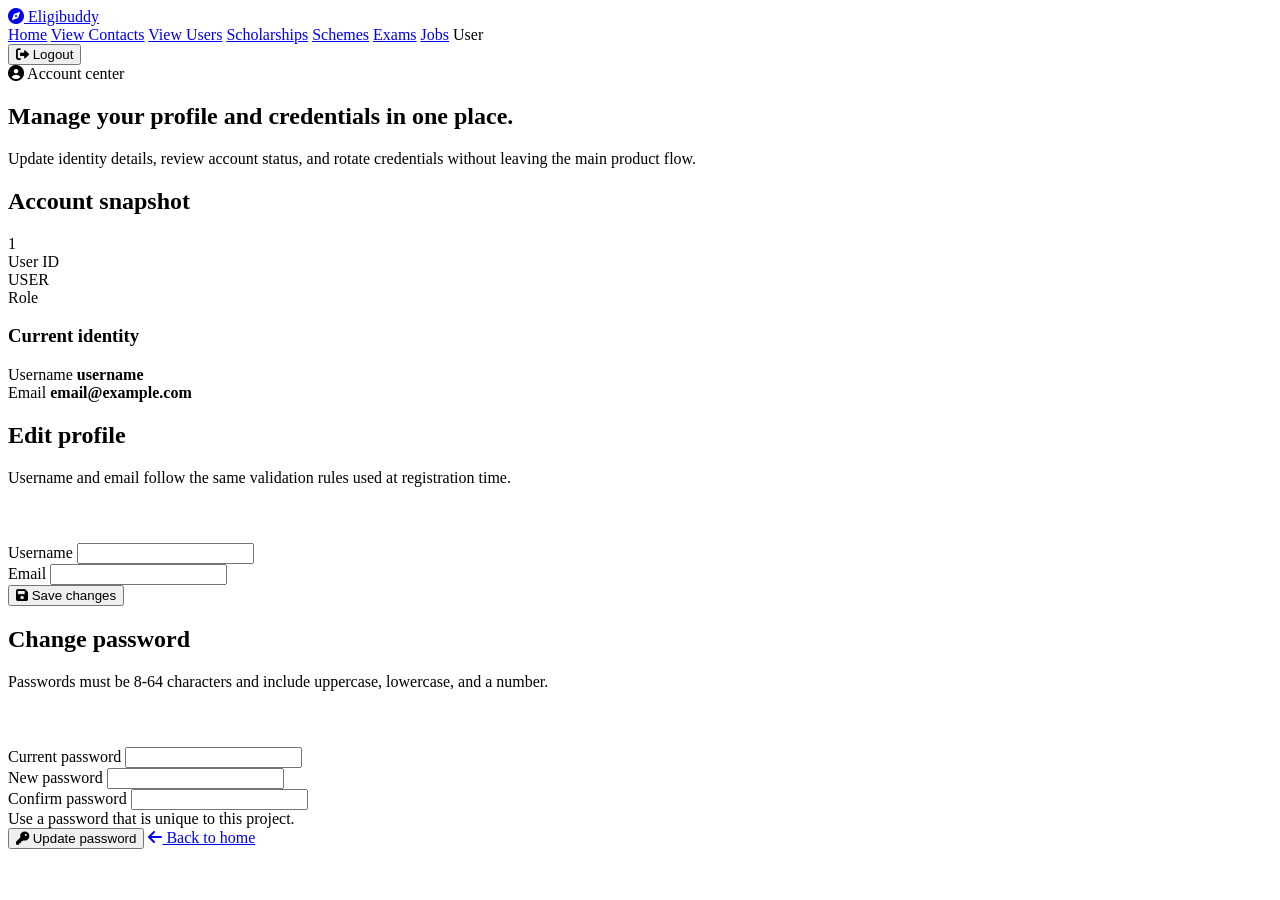
<file: demo/src/main/resources/templates/profile.html>
<!DOCTYPE html>
<html lang="en" xmlns:th="http://www.thymeleaf.org">
<head>
    <meta charset="UTF-8">
    <meta name="viewport" content="width=device-width, initial-scale=1.0">
    <title>Profile | Eligibuddy</title>
    <link rel="preconnect" href="https://fonts.googleapis.com">
    <link rel="preconnect" href="https://fonts.gstatic.com" crossorigin>
    <link href="https://fonts.googleapis.com/css2?family=Space+Grotesk:wght@400;500;700&family=Source+Serif+4:wght@600&display=swap" rel="stylesheet">
    <link href="https://cdnjs.cloudflare.com/ajax/libs/font-awesome/6.0.0/css/all.min.css" rel="stylesheet">
    <link rel="stylesheet" th:href="@{/css/console-ui.css}">
</head>
<body class="console-body">
    <nav class="console-navbar">
        <div class="console-nav-inner">
            <a href="/" class="console-brand">
                <i class="fas fa-compass"></i>
                <span>Eligibuddy</span>
            </a>
            <div class="console-nav-links">
                <a href="/" class="console-link">Home</a>
                <a th:if="${isAdmin}" href="/view-contacts" class="console-link">View Contacts</a>
                <a th:if="${isAdmin}" href="/view-users" class="console-link">View Users</a>
                <a th:if="${isAdmin}" href="/manage-scholarships" class="console-link">Scholarships</a>
                <a th:if="${isAdmin}" href="/manage-schemes" class="console-link">Schemes</a>
                <a th:if="${isAdmin}" href="/manage-exams" class="console-link">Exams</a>
                <a th:if="${isAdmin}" href="/manage-jobs" class="console-link">Jobs</a>
                <span class="console-chip" th:text="${username}">User</span>
                <form th:action="@{/logout}" method="post" style="margin:0;">
                    <button type="submit" class="console-button console-button-danger">
                        <i class="fas fa-sign-out-alt"></i>
                        Logout
                    </button>
                </form>
            </div>
        </div>
    </nav>

    <main class="console-page">
        <section class="console-hero">
            <div class="console-banner">
                <div class="console-banner-tag">
                    <i class="fas fa-user-circle"></i>
                    Account center
                </div>
                <h1>Manage your profile and credentials in one place.</h1>
                <p>Update identity details, review account status, and rotate credentials without leaving the main product flow.</p>
            </div>
            <div class="console-summary">
                <section class="console-panel">
                    <h2>Account snapshot</h2>
                    <div class="console-kpi-grid">
                        <div class="console-kpi">
                            <span class="value" th:text="${user.id}">1</span>
                            <div>User ID</div>
                        </div>
                        <div class="console-kpi">
                            <span class="value" th:text="${user.role}">USER</span>
                            <div>Role</div>
                        </div>
                    </div>
                </section>
                <section class="console-panel">
                    <h3>Current identity</h3>
                    <div class="console-info-list">
                        <div class="console-info-card">
                            <span>Username</span>
                            <strong th:text="${user.username}">username</strong>
                        </div>
                        <div class="console-info-card">
                            <span>Email</span>
                            <strong th:text="${user.email}">email@example.com</strong>
                        </div>
                    </div>
                </section>
            </div>
        </section>

        <section class="console-stack">
            <div th:if="${success}" class="console-alert console-alert-success" style="margin:0; background: rgba(23,114,69,0.12); color:#177245;" th:text="${success}"></div>
            <div th:if="${error}" class="console-alert console-alert-error" style="margin:0;" th:text="${error}"></div>

            <section class="console-panel">
                <div class="console-table-header" style="padding:0 0 20px; border-bottom:1px solid var(--console-line);">
                    <div>
                        <h2>Edit profile</h2>
                        <p>Username and email follow the same validation rules used at registration time.</p>
                    </div>
                </div>
                <form th:action="@{/profile/update}" method="post" class="console-form" style="padding-top:20px;">
                    <div class="console-form-grid">
                        <div>
                            <label for="newUsername">Username</label>
                            <input type="text" id="newUsername" name="newUsername" th:value="${user.username}" pattern="[A-Za-z][A-Za-z0-9_]{2,19}" title="Start with a letter and use 3-20 letters, numbers, or underscores." required>
                        </div>
                        <div>
                            <label for="email">Email</label>
                            <input type="email" id="email" name="email" th:value="${user.email}" pattern="[A-Za-z0-9+_.-]+@[A-Za-z0-9.-]+\.[A-Za-z]{2,}" title="Enter a valid email address." required>
                        </div>
                    </div>
                    <div class="console-form-actions">
                        <button type="submit" class="console-button">
                            <i class="fas fa-save"></i>
                            Save changes
                        </button>
                    </div>
                </form>
            </section>

            <section class="console-panel">
                <div class="console-table-header" style="padding:0 0 20px; border-bottom:1px solid var(--console-line);">
                    <div>
                        <h2>Change password</h2>
                        <p>Passwords must be 8-64 characters and include uppercase, lowercase, and a number.</p>
                    </div>
                </div>
                <form th:action="@{/profile/change-password}" method="post" class="console-form" style="padding-top:20px;">
                    <div class="console-form-grid">
                        <div>
                            <label for="currentPassword">Current password</label>
                            <input type="password" id="currentPassword" name="currentPassword" autocomplete="current-password" required>
                        </div>
                        <div></div>
                        <div>
                            <label for="newPassword">New password</label>
                            <input type="password" id="newPassword" name="newPassword" pattern="(?=.*[a-z])(?=.*[A-Z])(?=.*\d)[A-Za-z\d@#$%^&+=!?._-]{8,64}" title="Use 8-64 characters with uppercase, lowercase, and a number." autocomplete="new-password" required>
                        </div>
                        <div>
                            <label for="confirmPassword">Confirm password</label>
                            <input type="password" id="confirmPassword" name="confirmPassword" autocomplete="new-password" required>
                        </div>
                    </div>
                    <div class="console-note">Use a password that is unique to this project.</div>
                    <div class="console-form-actions">
                        <button type="submit" class="console-button">
                            <i class="fas fa-key"></i>
                            Update password
                        </button>
                        <a href="/" class="console-button-outline">
                            <i class="fas fa-arrow-left"></i>
                            Back to home
                        </a>
                    </div>
                </form>
            </section>
        </section>
    </main>
</body>
</html>
</file>
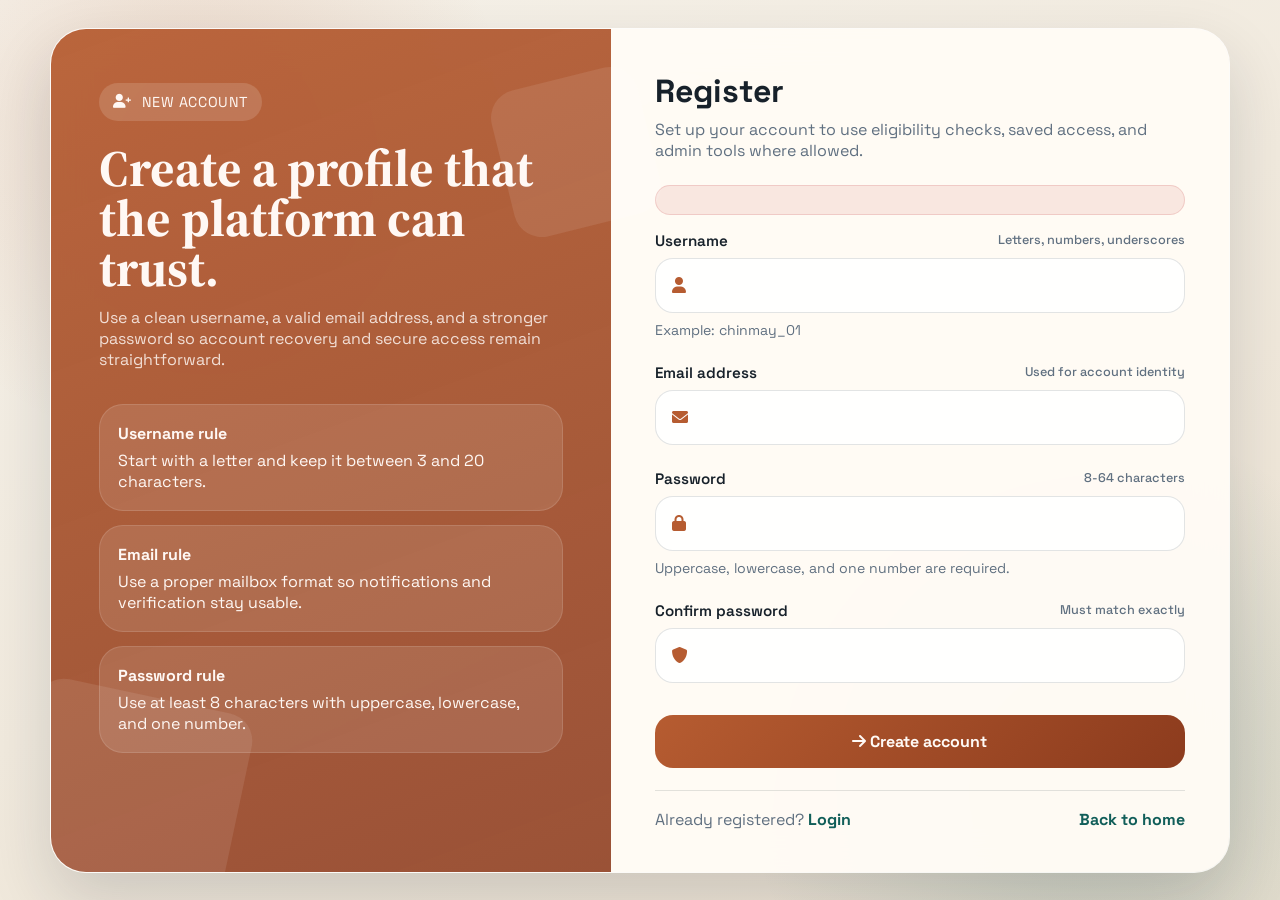
<file: demo/src/main/resources/templates/register.html>
<!DOCTYPE html>
<html lang="en" xmlns:th="http://www.thymeleaf.org">
<head>
    <meta charset="UTF-8">
    <meta name="viewport" content="width=device-width, initial-scale=1.0">
    <title>Register | Eligibuddy</title>
    <link rel="preconnect" href="https://fonts.googleapis.com">
    <link rel="preconnect" href="https://fonts.gstatic.com" crossorigin>
    <link href="https://fonts.googleapis.com/css2?family=Space+Grotesk:wght@400;500;700&family=Source+Serif+4:wght@600&display=swap" rel="stylesheet">
    <link href="https://cdnjs.cloudflare.com/ajax/libs/font-awesome/6.0.0/css/all.min.css" rel="stylesheet">
    <style>
        :root {
            --canvas: #f4efe6;
            --paper: rgba(255, 251, 245, 0.92);
            --ink: #17212a;
            --muted: #607080;
            --line: rgba(23, 33, 42, 0.12);
            --accent: #b65c31;
            --accent-deep: #8c3b1d;
            --cool: #115e59;
            --shadow: 0 28px 64px rgba(23, 33, 42, 0.16);
            --radius: 30px;
        }

        * {
            box-sizing: border-box;
        }

        body {
            margin: 0;
            min-height: 100vh;
            font-family: "Space Grotesk", "Segoe UI", sans-serif;
            color: var(--ink);
            background:
                radial-gradient(circle at 15% 15%, rgba(182, 92, 49, 0.18), transparent 24%),
                radial-gradient(circle at 85% 85%, rgba(17, 94, 89, 0.18), transparent 26%),
                linear-gradient(155deg, #f6f2ea 0%, #ece2d2 100%);
            display: grid;
            place-items: center;
            padding: 24px;
        }

        .shell {
            width: min(1180px, 100%);
            display: grid;
            grid-template-columns: 0.95fr 1.05fr;
            background: rgba(255, 255, 255, 0.58);
            border-radius: 36px;
            overflow: hidden;
            box-shadow: var(--shadow);
            border: 1px solid rgba(255, 255, 255, 0.5);
            backdrop-filter: blur(18px);
        }

        .story {
            padding: 54px 48px;
            background:
                linear-gradient(160deg, rgba(182, 92, 49, 0.94), rgba(140, 59, 29, 0.88));
            color: #fff8f4;
            position: relative;
        }

        .story::before,
        .story::after {
            content: "";
            position: absolute;
            border-radius: 28px;
            background: rgba(255, 255, 255, 0.09);
        }

        .story::before {
            width: 220px;
            height: 220px;
            bottom: -42px;
            left: -34px;
            transform: rotate(12deg);
        }

        .story::after {
            width: 150px;
            height: 150px;
            top: 48px;
            right: -40px;
            transform: rotate(-14deg);
        }

        .pill {
            display: inline-flex;
            align-items: center;
            gap: 10px;
            padding: 10px 14px;
            border-radius: 999px;
            background: rgba(255, 255, 255, 0.14);
            font-size: 0.9rem;
            letter-spacing: 0.04em;
            text-transform: uppercase;
        }

        .story h1 {
            margin: 22px 0 14px;
            font-family: "Source Serif 4", Georgia, serif;
            font-size: clamp(2.5rem, 4vw, 4.3rem);
            line-height: 0.98;
        }

        .story p {
            margin: 0;
            max-width: 30rem;
            color: rgba(255, 248, 244, 0.84);
        }

        .story-grid {
            display: grid;
            gap: 14px;
            margin-top: 34px;
            position: relative;
            z-index: 1;
        }

        .story-card {
            padding: 18px;
            border-radius: 24px;
            background: rgba(255, 255, 255, 0.11);
            border: 1px solid rgba(255, 255, 255, 0.12);
        }

        .story-card strong {
            display: block;
            margin-bottom: 6px;
        }

        .panel {
            padding: 42px 44px;
            background: var(--paper);
        }

        .panel h2 {
            margin: 0 0 8px;
            font-size: 2rem;
        }

        .panel p {
            margin: 0 0 24px;
            color: var(--muted);
        }

        .notice {
            border-radius: 18px;
            padding: 14px 16px;
            margin-bottom: 16px;
            border: 1px solid transparent;
            font-size: 0.95rem;
        }

        .notice-error {
            background: rgba(185, 28, 28, 0.09);
            border-color: rgba(185, 28, 28, 0.14);
            color: #8d1b1b;
        }

        form {
            display: grid;
            gap: 16px;
        }

        .field {
            display: grid;
            gap: 8px;
        }

        .field-head {
            display: flex;
            justify-content: space-between;
            gap: 16px;
            align-items: center;
            font-size: 0.95rem;
            font-weight: 600;
        }

        .field-head small {
            color: var(--muted);
            font-weight: 500;
        }

        .input-wrap {
            display: flex;
            align-items: center;
            gap: 12px;
            padding: 0 16px;
            border-radius: 18px;
            border: 1px solid var(--line);
            background: rgba(255, 255, 255, 0.94);
            transition: border-color 0.2s ease, box-shadow 0.2s ease, transform 0.2s ease;
        }

        .input-wrap:focus-within {
            border-color: rgba(182, 92, 49, 0.45);
            box-shadow: 0 0 0 4px rgba(182, 92, 49, 0.1);
            transform: translateY(-1px);
        }

        .input-wrap.invalid {
            border-color: rgba(185, 28, 28, 0.42);
            box-shadow: 0 0 0 4px rgba(185, 28, 28, 0.08);
        }

        .input-wrap.valid {
            border-color: rgba(15, 118, 110, 0.34);
            box-shadow: 0 0 0 4px rgba(15, 118, 110, 0.08);
        }

        .input-wrap i {
            color: var(--accent);
        }

        input {
            width: 100%;
            padding: 16px 0;
            border: 0;
            outline: none;
            font: inherit;
            background: transparent;
            color: var(--ink);
        }

        .helper,
        .status {
            font-size: 0.88rem;
            color: var(--muted);
        }

        .status.error {
            color: #b91c1c;
        }

        .status.success {
            color: #0f766e;
        }

        .submit {
            margin-top: 8px;
            border: 0;
            border-radius: 18px;
            padding: 16px 18px;
            font: inherit;
            font-weight: 700;
            color: #fffaf6;
            background: linear-gradient(135deg, var(--accent), var(--accent-deep));
            cursor: pointer;
            transition: transform 0.2s ease, box-shadow 0.2s ease;
        }

        .submit:hover:not(:disabled) {
            transform: translateY(-2px);
            box-shadow: 0 18px 40px rgba(182, 92, 49, 0.22);
        }

        .submit:disabled {
            opacity: 0.65;
            cursor: not-allowed;
        }

        .meta {
            display: flex;
            justify-content: space-between;
            gap: 16px;
            margin-top: 22px;
            padding-top: 18px;
            border-top: 1px solid var(--line);
            color: var(--muted);
        }

        .meta a {
            color: var(--cool);
            text-decoration: none;
            font-weight: 700;
        }

        @media (max-width: 980px) {
            .shell {
                grid-template-columns: 1fr;
            }

            .story {
                padding: 40px 28px;
            }

            .panel {
                padding: 30px 24px;
            }
        }

        @media (max-width: 560px) {
            body {
                padding: 14px;
            }

            .field-head,
            .meta {
                flex-direction: column;
                align-items: flex-start;
            }
        }
    </style>
</head>
<body>
    <div class="shell">
        <section class="story">
            <div class="pill">
                <i class="fas fa-user-plus"></i>
                New account
            </div>
            <h1>Create a profile that the platform can trust.</h1>
            <p>Use a clean username, a valid email address, and a stronger password so account recovery and secure access remain straightforward.</p>
            <div class="story-grid">
                <div class="story-card">
                    <strong>Username rule</strong>
                    Start with a letter and keep it between 3 and 20 characters.
                </div>
                <div class="story-card">
                    <strong>Email rule</strong>
                    Use a proper mailbox format so notifications and verification stay usable.
                </div>
                <div class="story-card">
                    <strong>Password rule</strong>
                    Use at least 8 characters with uppercase, lowercase, and one number.
                </div>
            </div>
        </section>

        <section class="panel">
            <h2>Register</h2>
            <p>Set up your account to use eligibility checks, saved access, and admin tools where allowed.</p>

            <div th:if="${error}" class="notice notice-error" th:text="${error}"></div>

            <form th:action="@{/register}" method="post" id="registerForm" novalidate>
                <label class="field" for="username">
                    <span class="field-head">
                        <span>Username</span>
                        <small>Letters, numbers, underscores</small>
                    </span>
                    <span class="input-wrap">
                        <i class="fas fa-user"></i>
                        <input type="text" id="username" name="username" th:value="${usernameValue}" pattern="[A-Za-z][A-Za-z0-9_]{2,19}" title="Start with a letter and use 3-20 letters, numbers, or underscores." autocomplete="username" required>
                    </span>
                    <span class="helper">Example: chinmay_01</span>
                    <span id="usernameStatus" class="status" aria-live="polite"></span>
                </label>

                <label class="field" for="email">
                    <span class="field-head">
                        <span>Email address</span>
                        <small>Used for account identity</small>
                    </span>
                    <span class="input-wrap">
                        <i class="fas fa-envelope"></i>
                        <input type="email" id="email" name="email" th:value="${emailValue}" pattern="[A-Za-z0-9+_.-]+@[A-Za-z0-9.-]+\.[A-Za-z]{2,}" title="Enter a valid email address." autocomplete="email" required>
                    </span>
                    <span id="emailStatus" class="status" aria-live="polite"></span>
                </label>

                <label class="field" for="password">
                    <span class="field-head">
                        <span>Password</span>
                        <small>8-64 characters</small>
                    </span>
                    <span class="input-wrap">
                        <i class="fas fa-lock"></i>
                        <input type="password" id="password" name="password" pattern="(?=.*[a-z])(?=.*[A-Z])(?=.*\d)[A-Za-z\d@#$%^&+=!?._-]{8,64}" title="Use 8-64 characters with uppercase, lowercase, and a number." autocomplete="new-password" required>
                    </span>
                    <span class="helper">Uppercase, lowercase, and one number are required.</span>
                    <span id="registerPasswordStatus" class="status" aria-live="polite"></span>
                </label>

                <label class="field" for="confirmPassword">
                    <span class="field-head">
                        <span>Confirm password</span>
                        <small>Must match exactly</small>
                    </span>
                    <span class="input-wrap">
                        <i class="fas fa-shield-alt"></i>
                        <input type="password" id="confirmPassword" name="confirmPassword" autocomplete="new-password" required>
                    </span>
                    <span id="passwordStatus" class="status" aria-live="polite"></span>
                </label>

                <button type="submit" class="submit" id="submitBtn">
                    <i class="fas fa-arrow-right"></i>
                    Create account
                </button>
            </form>

            <div class="meta">
                <span>Already registered? <a href="/login">Login</a></span>
                <a href="/">Back to home</a>
            </div>
        </section>
    </div>

    <script>
        const registerForm = document.getElementById('registerForm');
        const usernameInput = document.getElementById('username');
        const emailInput = document.getElementById('email');
        const passwordInput = document.getElementById('password');
        const confirmPasswordInput = document.getElementById('confirmPassword');
        const submitBtn = document.getElementById('submitBtn');
        const usernameStatus = document.getElementById('usernameStatus');
        const emailStatus = document.getElementById('emailStatus');
        const registerPasswordStatus = document.getElementById('registerPasswordStatus');
        const passwordStatus = document.getElementById('passwordStatus');

        const usernameRegex = /^[A-Za-z][A-Za-z0-9_]{2,19}$/;
        const emailRegex = /^[A-Za-z0-9+_.-]+@[A-Za-z0-9.-]+\.[A-Za-z]{2,}$/;
        const passwordRegex = /^(?=.*[a-z])(?=.*[A-Z])(?=.*\d)[A-Za-z\d@#$%^&+=!?._-]{8,64}$/;

        function setFieldState(input, statusElement, type, message) {
            const wrapper = input.closest('.input-wrap');
            wrapper.classList.remove('invalid', 'valid');
            statusElement.className = 'status';
            statusElement.textContent = '';
            input.removeAttribute('aria-invalid');

            if (!message) {
                return true;
            }

            if (type === 'error') {
                wrapper.classList.add('invalid');
                statusElement.classList.add('error');
                input.setAttribute('aria-invalid', 'true');
            } else if (type === 'success') {
                wrapper.classList.add('valid');
                statusElement.classList.add('success');
            }

            statusElement.textContent = message;
            return type !== 'error';
        }

        function validateUsername(showFeedback) {
            const value = usernameInput.value.trim();

            if (!value) {
                return showFeedback
                    ? setFieldState(usernameInput, usernameStatus, 'error', 'Username is required.')
                    : setFieldState(usernameInput, usernameStatus, '', '');
            }

            if (!usernameRegex.test(value)) {
                return setFieldState(usernameInput, usernameStatus, 'error', 'Start with a letter and use 3-20 letters, numbers, or underscores.');
            }

            return setFieldState(usernameInput, usernameStatus, 'success', 'Username looks good.');
        }

        function validateEmail(showFeedback) {
            const value = emailInput.value.trim();

            if (!value) {
                return showFeedback
                    ? setFieldState(emailInput, emailStatus, 'error', 'Email address is required.')
                    : setFieldState(emailInput, emailStatus, '', '');
            }

            if (!emailRegex.test(value)) {
                return setFieldState(emailInput, emailStatus, 'error', 'Enter a valid email address.');
            }

            return setFieldState(emailInput, emailStatus, 'success', 'Email format looks valid.');
        }

        function validatePassword(showFeedback) {
            const value = passwordInput.value;

            if (!value) {
                return showFeedback
                    ? setFieldState(passwordInput, registerPasswordStatus, 'error', 'Password is required.')
                    : setFieldState(passwordInput, registerPasswordStatus, '', '');
            }

            if (!passwordRegex.test(value)) {
                return setFieldState(passwordInput, registerPasswordStatus, 'error', 'Use 8-64 characters with uppercase, lowercase, and one number.');
            }

            return setFieldState(passwordInput, registerPasswordStatus, 'success', 'Password meets the strength rule.');
        }

        function validateConfirmPassword(showFeedback) {
            const value = confirmPasswordInput.value;

            if (!value) {
                submitBtn.disabled = false;
                return showFeedback
                    ? setFieldState(confirmPasswordInput, passwordStatus, 'error', 'Please confirm your password.')
                    : setFieldState(confirmPasswordInput, passwordStatus, '', '');
            }

            if (passwordInput.value !== value) {
                submitBtn.disabled = true;
                return setFieldState(confirmPasswordInput, passwordStatus, 'error', 'Passwords do not match.');
            }

            submitBtn.disabled = false;
            return setFieldState(confirmPasswordInput, passwordStatus, 'success', 'Passwords match.');
        }

        function validateFieldOnBlur(input, validator) {
            input.dataset.touched = 'true';
            validator(true);
        }

        function validateTouchedField(input, validator) {
            if (input.dataset.touched === 'true') {
                validator(true);
            }
        }

        usernameInput.addEventListener('blur', () => validateFieldOnBlur(usernameInput, validateUsername));
        usernameInput.addEventListener('input', () => validateTouchedField(usernameInput, validateUsername));

        emailInput.addEventListener('blur', () => validateFieldOnBlur(emailInput, validateEmail));
        emailInput.addEventListener('input', () => validateTouchedField(emailInput, validateEmail));

        passwordInput.addEventListener('blur', () => {
            validateFieldOnBlur(passwordInput, validatePassword);
            validateTouchedField(confirmPasswordInput, validateConfirmPassword);
        });
        passwordInput.addEventListener('input', () => {
            validateTouchedField(passwordInput, validatePassword);
            validateTouchedField(confirmPasswordInput, validateConfirmPassword);
        });

        confirmPasswordInput.addEventListener('blur', () => validateFieldOnBlur(confirmPasswordInput, validateConfirmPassword));
        confirmPasswordInput.addEventListener('input', () => validateTouchedField(confirmPasswordInput, validateConfirmPassword));

        registerForm.addEventListener('submit', (event) => {
            usernameInput.dataset.touched = 'true';
            emailInput.dataset.touched = 'true';
            passwordInput.dataset.touched = 'true';
            confirmPasswordInput.dataset.touched = 'true';

            const usernameValid = validateUsername(true);
            const emailValid = validateEmail(true);
            const passwordValid = validatePassword(true);
            const confirmValid = validateConfirmPassword(true);

            if (!usernameValid || !emailValid || !passwordValid || !confirmValid) {
                event.preventDefault();
                const firstInvalid = [usernameInput, emailInput, passwordInput, confirmPasswordInput]
                    .find((input) => input.getAttribute('aria-invalid') === 'true');
                if (firstInvalid) {
                    firstInvalid.focus();
                }
            }
        });
    </script>
</body>
</html>
</file>
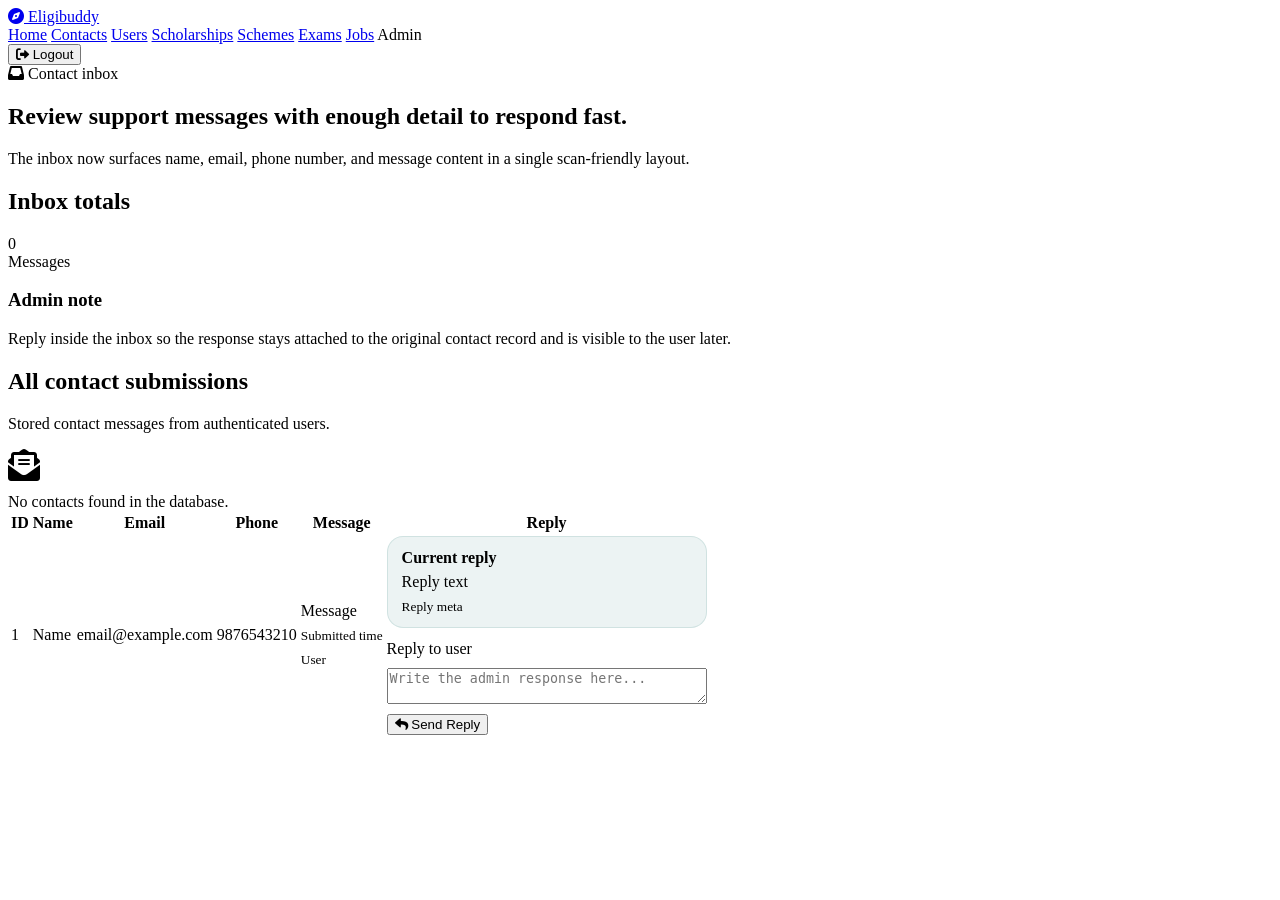
<file: demo/src/main/resources/templates/view_contacts.html>
<!DOCTYPE html>
<html lang="en" xmlns:th="http://www.thymeleaf.org">
<head>
    <meta charset="UTF-8">
    <meta name="viewport" content="width=device-width, initial-scale=1.0">
    <title>Contacts | Eligibuddy Admin</title>
    <link rel="preconnect" href="https://fonts.googleapis.com">
    <link rel="preconnect" href="https://fonts.gstatic.com" crossorigin>
    <link href="https://fonts.googleapis.com/css2?family=Space+Grotesk:wght@400;500;700&family=Source+Serif+4:wght@600&display=swap" rel="stylesheet">
    <link href="https://cdnjs.cloudflare.com/ajax/libs/font-awesome/6.0.0/css/all.min.css" rel="stylesheet">
    <link rel="stylesheet" th:href="@{/css/console-ui.css}">
</head>
<body class="console-body">
    <nav class="console-navbar">
        <div class="console-nav-inner">
            <a href="/" class="console-brand">
                <i class="fas fa-compass"></i>
                <span>Eligibuddy</span>
            </a>
            <div class="console-nav-links">
                <a href="/" class="console-link">Home</a>
                <a href="/view-contacts" class="console-link">Contacts</a>
                <a href="/view-users" class="console-link">Users</a>
                <a href="/manage-scholarships" class="console-link">Scholarships</a>
                <a href="/manage-schemes" class="console-link">Schemes</a>
                <a href="/manage-exams" class="console-link">Exams</a>
                <a href="/manage-jobs" class="console-link">Jobs</a>
                <span class="console-chip" th:text="${username}">Admin</span>
                <form th:action="@{/logout}" method="post" style="margin:0;">
                    <button type="submit" class="console-button console-button-danger">
                        <i class="fas fa-sign-out-alt"></i>
                        Logout
                    </button>
                </form>
            </div>
        </div>
    </nav>

    <main class="console-page">
        <section class="console-hero">
            <div class="console-banner">
                <div class="console-banner-tag">
                    <i class="fas fa-inbox"></i>
                    Contact inbox
                </div>
                <h1>Review support messages with enough detail to respond fast.</h1>
                <p>The inbox now surfaces name, email, phone number, and message content in a single scan-friendly layout.</p>
            </div>
            <div class="console-summary">
                <section class="console-panel">
                    <h2>Inbox totals</h2>
                    <div class="console-kpi-grid">
                        <div class="console-kpi">
                            <span class="value" th:text="${contacts != null ? contacts.size() : 0}">0</span>
                            <div>Messages</div>
                        </div>
                    </div>
                </section>
                <section class="console-panel">
                    <h3>Admin note</h3>
                    <p>Reply inside the inbox so the response stays attached to the original contact record and is visible to the user later.</p>
                </section>
            </div>
        </section>

        <section class="console-table-card">
            <div class="console-table-header">
                <div>
                    <h2>All contact submissions</h2>
                    <p>Stored contact messages from authenticated users.</p>
                </div>
            </div>

            <div th:if="${message}" class="console-alert" style="background: rgba(23, 114, 69, 0.12); color: var(--console-success);" th:text="${message}"></div>
            <div th:if="${error}" class="console-alert console-alert-error" th:text="${error}"></div>

            <div th:if="${contacts == null or contacts.empty}" class="console-empty">
                <i class="fas fa-envelope-open-text" style="font-size:2rem; margin-bottom:12px;"></i>
                <div>No contacts found in the database.</div>
            </div>

            <div th:if="${contacts != null and !contacts.empty}" class="console-table-wrap">
                <table class="console-table">
                    <thead>
                        <tr>
                            <th>ID</th>
                            <th>Name</th>
                            <th>Email</th>
                            <th>Phone</th>
                            <th>Message</th>
                            <th>Reply</th>
                        </tr>
                    </thead>
                    <tbody>
                        <tr th:each="contact : ${contacts}">
                            <td th:text="${contact.id}">1</td>
                            <td th:text="${contact.name}">Name</td>
                            <td th:text="${contact.email}">email@example.com</td>
                            <td th:text="${contact.phoneNumber}">9876543210</td>
                            <td>
                                <div style="display:grid; gap:8px;">
                                    <div th:text="${contact.message}">Message</div>
                                    <small style="color: var(--console-muted);" th:if="${contact.submittedAt != null}" th:text="${'Submitted: ' + #temporals.format(contact.submittedAt, 'dd MMM yyyy HH:mm')}">Submitted time</small>
                                    <small style="color: var(--console-muted);" th:if="${contact.submittedBy != null}" th:text="${'User: ' + contact.submittedBy}">User</small>
                                </div>
                            </td>
                            <td style="min-width: 320px;">
                                <div style="display:grid; gap:12px;">
                                    <div th:if="${contact.adminReply != null and !#strings.isEmpty(contact.adminReply)}" style="padding:12px 14px; border-radius:16px; background: rgba(14, 107, 99, 0.08); border:1px solid rgba(14, 107, 99, 0.12);">
                                        <strong style="display:block; margin-bottom:6px;">Current reply</strong>
                                        <div th:text="${contact.adminReply}">Reply text</div>
                                        <small style="display:block; margin-top:8px; color: var(--console-muted);" th:if="${contact.repliedAt != null}" th:text="${'By ' + contact.repliedBy + ' on ' + #temporals.format(contact.repliedAt, 'dd MMM yyyy HH:mm')}">Reply meta</small>
                                    </div>

                                    <form th:action="@{'/view-contacts/' + ${contact.id} + '/reply'}" method="post" class="console-form" style="display:grid; gap:10px;">
                                        <label th:for="${'reply-' + contact.id}" style="margin:0;">Reply to user</label>
                                        <textarea th:id="${'reply-' + contact.id}" name="replyMessage" maxlength="2000" placeholder="Write the admin response here..." th:text="${contact.adminReply}"></textarea>
                                        <div class="console-form-actions">
                                            <button type="submit" class="console-button">
                                                <i class="fas fa-reply"></i>
                                                <span th:text="${contact.adminReply != null and !#strings.isEmpty(contact.adminReply) ? 'Update Reply' : 'Send Reply'}">Send Reply</span>
                                            </button>
                                        </div>
                                    </form>
                                </div>
                            </td>
                        </tr>
                    </tbody>
                </table>
            </div>
        </section>
    </main>
</body>
</html>
</file>
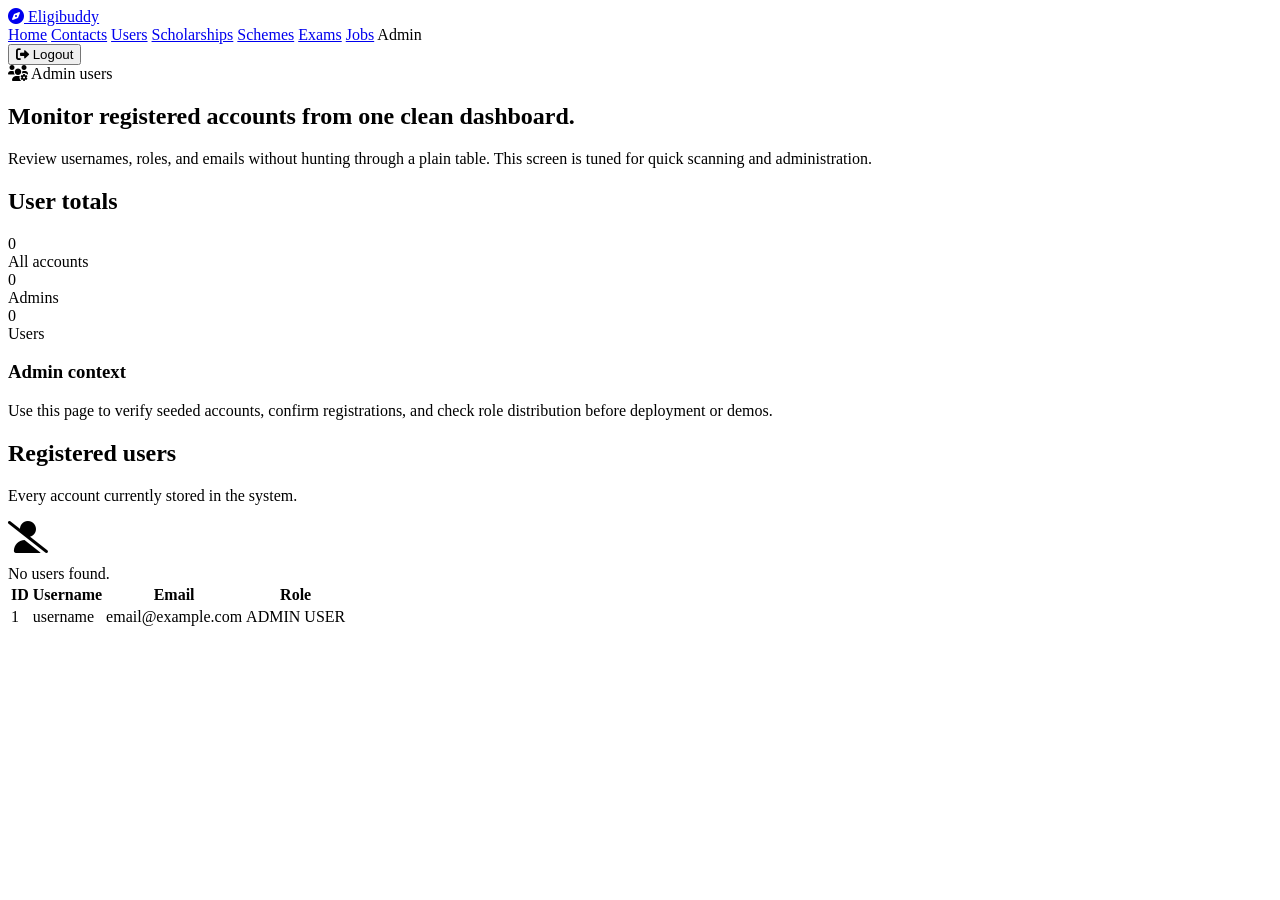
<file: demo/src/main/resources/templates/view_users.html>
<!DOCTYPE html>
<html lang="en" xmlns:th="http://www.thymeleaf.org">
<head>
    <meta charset="UTF-8">
    <meta name="viewport" content="width=device-width, initial-scale=1.0">
    <title>Users | Eligibuddy Admin</title>
    <link rel="preconnect" href="https://fonts.googleapis.com">
    <link rel="preconnect" href="https://fonts.gstatic.com" crossorigin>
    <link href="https://fonts.googleapis.com/css2?family=Space+Grotesk:wght@400;500;700&family=Source+Serif+4:wght@600&display=swap" rel="stylesheet">
    <link href="https://cdnjs.cloudflare.com/ajax/libs/font-awesome/6.0.0/css/all.min.css" rel="stylesheet">
    <link rel="stylesheet" th:href="@{/css/console-ui.css}">
</head>
<body class="console-body">
    <nav class="console-navbar">
        <div class="console-nav-inner">
            <a href="/" class="console-brand">
                <i class="fas fa-compass"></i>
                <span>Eligibuddy</span>
            </a>
            <div class="console-nav-links">
                <a href="/" class="console-link">Home</a>
                <a href="/view-contacts" class="console-link">Contacts</a>
                <a href="/view-users" class="console-link">Users</a>
                <a href="/manage-scholarships" class="console-link">Scholarships</a>
                <a href="/manage-schemes" class="console-link">Schemes</a>
                <a href="/manage-exams" class="console-link">Exams</a>
                <a href="/manage-jobs" class="console-link">Jobs</a>
                <span class="console-chip" th:text="${username}">Admin</span>
                <form th:action="@{/logout}" method="post" style="margin:0;">
                    <button type="submit" class="console-button console-button-danger">
                        <i class="fas fa-sign-out-alt"></i>
                        Logout
                    </button>
                </form>
            </div>
        </div>
    </nav>

    <main class="console-page">
        <section class="console-hero">
            <div class="console-banner">
                <div class="console-banner-tag">
                    <i class="fas fa-users-cog"></i>
                    Admin users
                </div>
                <h1>Monitor registered accounts from one clean dashboard.</h1>
                <p>Review usernames, roles, and emails without hunting through a plain table. This screen is tuned for quick scanning and administration.</p>
            </div>
            <div class="console-summary">
                <section class="console-panel">
                    <h2>User totals</h2>
                    <div class="console-kpi-grid">
                        <div class="console-kpi">
                            <span class="value" th:text="${users != null ? users.size() : 0}">0</span>
                            <div>All accounts</div>
                        </div>
                        <div class="console-kpi">
                            <span class="value" th:text="${#lists.size(users.?[role.name() == 'ADMIN'])}">0</span>
                            <div>Admins</div>
                        </div>
                        <div class="console-kpi">
                            <span class="value" th:text="${#lists.size(users.?[role.name() == 'USER'])}">0</span>
                            <div>Users</div>
                        </div>
                    </div>
                </section>
                <section class="console-panel">
                    <h3>Admin context</h3>
                    <p>Use this page to verify seeded accounts, confirm registrations, and check role distribution before deployment or demos.</p>
                </section>
            </div>
        </section>

        <section class="console-table-card">
            <div class="console-table-header">
                <div>
                    <h2>Registered users</h2>
                    <p>Every account currently stored in the system.</p>
                </div>
            </div>

            <div th:if="${error}" class="console-alert console-alert-error" th:text="${error}"></div>

            <div th:if="${users == null or users.empty}" class="console-empty">
                <i class="fas fa-user-slash" style="font-size:2rem; margin-bottom:12px;"></i>
                <div>No users found.</div>
            </div>

            <div th:if="${users != null and !users.empty}" class="console-table-wrap">
                <table class="console-table">
                    <thead>
                        <tr>
                            <th>ID</th>
                            <th>Username</th>
                            <th>Email</th>
                            <th>Role</th>
                        </tr>
                    </thead>
                    <tbody>
                        <tr th:each="user : ${users}">
                            <td th:text="${user.id}">1</td>
                            <td th:text="${user.username}">username</td>
                            <td th:text="${user.email}">email@example.com</td>
                            <td>
                                <span th:if="${user.role.name() == 'ADMIN'}" class="console-badge console-badge-danger" th:text="${user.role}">ADMIN</span>
                                <span th:if="${user.role.name() == 'USER'}" class="console-badge console-badge-success" th:text="${user.role}">USER</span>
                            </td>
                        </tr>
                    </tbody>
                </table>
            </div>
        </section>
    </main>
</body>
</html>
</file>
<file: docs/styles.css>
:root {
    --bg: #f5efe2;
    --panel: rgba(255, 251, 244, 0.82);
    --ink: #18241f;
    --muted: #50655c;
    --line: rgba(24, 36, 31, 0.12);
    --accent: #1c8a6e;
    --accent-warm: #d46a34;
    --shadow: 0 18px 40px rgba(42, 32, 18, 0.12);
    --radius-xl: 30px;
    --radius-lg: 22px;
    --content-width: 1380px;
}

* { box-sizing: border-box; }
html { scroll-behavior: smooth; }
body {
    margin: 0;
    min-height: 100vh;
    background:
        radial-gradient(circle at top left, rgba(212, 106, 52, 0.16), transparent 28%),
        radial-gradient(circle at bottom right, rgba(28, 138, 110, 0.12), transparent 26%),
        var(--bg);
    color: var(--ink);
    font-family: "Space Grotesk", "Segoe UI", sans-serif;
}
a { color: inherit; text-decoration: none; }
code, pre { font-family: "Consolas", "Courier New", monospace; }
.page-backdrop { position: fixed; inset: 0; pointer-events: none; overflow: hidden; }
.orb { position: absolute; width: 28rem; height: 28rem; border-radius: 999px; filter: blur(40px); opacity: 0.45; }
.orb-one { top: -10rem; right: -8rem; background: rgba(212, 106, 52, 0.22); }
.orb-two { left: -10rem; bottom: -8rem; background: rgba(28, 138, 110, 0.16); }
.grid-wash {
    position: absolute; inset: 0;
    background-image: linear-gradient(rgba(24, 36, 31, 0.03) 1px, transparent 1px), linear-gradient(90deg, rgba(24, 36, 31, 0.03) 1px, transparent 1px);
    background-size: 48px 48px;
    mask-image: linear-gradient(to bottom, rgba(0, 0, 0, 0.28), transparent 80%);
}
.topbar {
    position: sticky; top: 0; z-index: 30; display: flex; align-items: center; justify-content: space-between; gap: 1rem;
    padding: 1rem clamp(1rem, 3vw, 2.5rem); backdrop-filter: blur(14px);
    background: rgba(245, 239, 226, 0.76); border-bottom: 1px solid rgba(24, 36, 31, 0.08);
}
.brand { display: inline-flex; align-items: center; gap: 0.9rem; }
.brand-mark {
    width: 2.5rem; height: 2.5rem; display: inline-grid; place-items: center; border-radius: 18px;
    background: linear-gradient(145deg, var(--accent), #14634f); color: #fdf7ee; font-weight: 700;
    box-shadow: 0 14px 30px rgba(28, 138, 110, 0.28);
}
.brand strong, .hero-copy h1, .section-title h2 { font-family: "Fraunces", Georgia, serif; }
.brand small { display: block; color: var(--muted); font-size: 0.74rem; letter-spacing: 0.08em; text-transform: uppercase; }
.topbar-actions { display: flex; align-items: center; gap: 0.9rem; }
.search-shell {
    min-width: min(28rem, 56vw); display: grid; gap: 0.32rem; padding: 0.78rem 1rem; border-radius: 18px;
    border: 1px solid var(--line); background: rgba(255, 250, 241, 0.9); box-shadow: var(--shadow);
}
.search-shell span, .sidebar-label, .section-eyebrow, .table-label {
    font-size: 0.76rem; text-transform: uppercase; letter-spacing: 0.1em; color: var(--muted);
}
.search-shell input { border: 0; outline: none; background: transparent; color: var(--ink); font-size: 0.98rem; }
.ghost-button, .primary-button, .copy-button { border: 0; cursor: pointer; transition: transform 180ms ease, box-shadow 180ms ease, background 180ms ease; }
.ghost-button, .primary-button {
    display: inline-flex; align-items: center; justify-content: center; min-height: 2.85rem; padding: 0.85rem 1.15rem; border-radius: 999px; font-weight: 700;
}
.ghost-button { background: rgba(255, 250, 241, 0.9); border: 1px solid var(--line); box-shadow: var(--shadow); }
.primary-button { background: linear-gradient(140deg, var(--accent), #13614d); color: #fefaf2; box-shadow: 0 16px 30px rgba(28, 138, 110, 0.24); }
.page-shell { max-width: var(--content-width); margin: 0 auto; padding: clamp(1.2rem, 3vw, 2.5rem); position: relative; }
.hero-panel { display: grid; grid-template-columns: minmax(0, 1.7fr) minmax(18rem, 0.9fr); gap: 1.25rem; margin-bottom: 1.4rem; }
.hero-copy, .publish-card, .quick-facts, .sidebar-card, .section-card, .info-card, .table-shell, .code-shell, .checklist-shell, .empty-state {
    background: var(--panel); border: 1px solid rgba(255, 255, 255, 0.54); box-shadow: var(--shadow); backdrop-filter: blur(14px);
}
.hero-copy {
    padding: clamp(1.4rem, 3vw, 2.5rem); border-radius: var(--radius-xl); min-height: 24rem; display: flex; flex-direction: column; justify-content: space-between;
}
.hero-copy h1 { margin: 0 0 1rem; font-size: clamp(2.4rem, 5vw, 4.8rem); line-height: 0.94; letter-spacing: -0.04em; }
.hero-copy p { max-width: 48rem; color: var(--muted); line-height: 1.7; font-size: 1.02rem; }
.hero-meta { display: flex; flex-wrap: wrap; gap: 0.7rem; margin-top: 1.3rem; }
.hero-chip, .section-tag, .inline-code {
    display: inline-flex; align-items: center; gap: 0.45rem; padding: 0.65rem 0.9rem; border-radius: 999px; font-size: 0.84rem;
    color: var(--ink); background: rgba(255, 255, 255, 0.6); border: 1px solid rgba(24, 36, 31, 0.08);
}
.inline-code { padding: 0.2rem 0.46rem; border-radius: 8px; }
.hero-actions { display: flex; flex-wrap: wrap; gap: 0.8rem; margin-top: 1.3rem; }
.hero-rail { display: grid; gap: 1rem; }
.publish-card, .quick-facts { border-radius: var(--radius-xl); padding: 1.25rem; }
.publish-card h3, .quick-facts h3, .section-card h3, .table-shell h3, .code-shell h3 { margin: 0 0 0.8rem; font-size: 1.02rem; }
.publish-card p, .quick-facts p, .section-card p, .info-card p, .table-note { color: var(--muted); line-height: 1.65; }
.quick-facts-grid { display: grid; gap: 0.8rem; }
.fact-row { display: grid; gap: 0.18rem; padding: 0.9rem 1rem; border-radius: 18px; background: rgba(255, 255, 255, 0.58); border: 1px solid rgba(24, 36, 31, 0.08); }
.fact-row strong { font-size: 1rem; }
.fact-row span { color: var(--muted); font-size: 0.92rem; }
.content-layout { display: grid; grid-template-columns: minmax(15rem, 17.5rem) minmax(0, 1fr); gap: 1.25rem; align-items: start; }
.sidebar { position: sticky; top: 6.4rem; }
.sidebar-card { border-radius: var(--radius-xl); padding: 1rem; }
.section-nav { display: grid; gap: 0.35rem; }
.section-nav a { padding: 0.78rem 0.88rem; border-radius: 14px; color: var(--muted); transition: background 180ms ease, color 180ms ease, transform 180ms ease; }
.section-nav a:hover, .section-nav a.active { background: rgba(28, 138, 110, 0.11); color: var(--ink); transform: translateX(2px); }
.doc-sections { display: grid; gap: 1.15rem; }
.section-card { border-radius: var(--radius-xl); padding: clamp(1.1rem, 2vw, 1.5rem); opacity: 0; transform: translateY(12px); transition: opacity 340ms ease, transform 340ms ease; }
.section-card.is-visible { opacity: 1; transform: translateY(0); }
.section-header { display: flex; flex-wrap: wrap; justify-content: space-between; gap: 1rem; margin-bottom: 1rem; }
.section-title { max-width: 42rem; }
.section-title h2 { margin: 0.2rem 0 0.55rem; font-size: clamp(1.7rem, 2.2vw, 2.3rem); line-height: 1.08; }
.section-intro { margin: 0; }
.section-tags { display: flex; flex-wrap: wrap; gap: 0.55rem; align-self: flex-start; }
.cards-grid { display: grid; grid-template-columns: repeat(auto-fit, minmax(15rem, 1fr)); gap: 0.9rem; }
.info-card { padding: 1rem; border-radius: var(--radius-lg); background: rgba(255, 252, 246, 0.78); border: 1px solid rgba(24, 36, 31, 0.08); }
.info-card h3 { margin: 0 0 0.5rem; }
.info-card ul, .checklist, .bullet-list { margin: 0.6rem 0 0; padding-left: 1.1rem; color: var(--muted); line-height: 1.65; }
.step-list { display: grid; gap: 0.8rem; }
.step-item { position: relative; padding: 1rem 1rem 1rem 4rem; border-radius: 18px; background: rgba(255, 255, 255, 0.62); border: 1px solid rgba(24, 36, 31, 0.08); }
.step-index { position: absolute; top: 1rem; left: 1rem; width: 2.2rem; height: 2.2rem; display: grid; place-items: center; border-radius: 999px; background: linear-gradient(145deg, var(--accent-warm), #b85727); color: #fff6ef; font-weight: 700; }
.table-shell, .code-shell, .checklist-shell { margin-top: 1rem; padding: 1rem; border-radius: 22px; overflow: hidden; }
.table-scroll { overflow-x: auto; }
table { width: 100%; border-collapse: collapse; min-width: 44rem; }
th, td { padding: 0.85rem 0.8rem; text-align: left; vertical-align: top; border-bottom: 1px solid rgba(24, 36, 31, 0.08); }
th { font-size: 0.78rem; letter-spacing: 0.08em; text-transform: uppercase; color: var(--muted); }
td { font-size: 0.95rem; line-height: 1.55; }
.method-pill { display: inline-flex; padding: 0.35rem 0.6rem; border-radius: 999px; font-size: 0.78rem; font-weight: 700; letter-spacing: 0.04em; }
.method-get { background: rgba(28, 138, 110, 0.14); color: #176a56; }
.method-post { background: rgba(212, 106, 52, 0.14); color: #a64b1f; }
.method-put { background: rgba(51, 88, 190, 0.12); color: #2748a9; }
.method-delete { background: rgba(161, 45, 45, 0.14); color: #8f1f1f; }
.code-shell pre { margin: 0; padding: 1rem; border-radius: 18px; overflow-x: auto; background: #1a231f; color: #ecf3ee; }
.code-head { display: flex; align-items: center; justify-content: space-between; gap: 0.8rem; }
.copy-button { padding: 0.55rem 0.85rem; border-radius: 999px; background: rgba(24, 36, 31, 0.08); color: var(--ink); font-weight: 700; }
.copy-button:hover, .ghost-button:hover, .primary-button:hover { transform: translateY(-1px); }
.muted-note { margin-top: 0.8rem; color: var(--muted); }
.empty-state { padding: 2.5rem 1rem; border-radius: var(--radius-xl); text-align: center; color: var(--muted); }
@media (max-width: 1100px) {
    .hero-panel, .content-layout { grid-template-columns: 1fr; }
    .sidebar { position: static; }
}
@media (max-width: 760px) {
    .topbar { flex-direction: column; align-items: stretch; }
    .topbar-actions { flex-direction: column; align-items: stretch; }
    .search-shell { min-width: 0; }
    .hero-copy { min-height: 0; }
    .hero-actions { flex-direction: column; }
    table { min-width: 34rem; }
}
</file>
